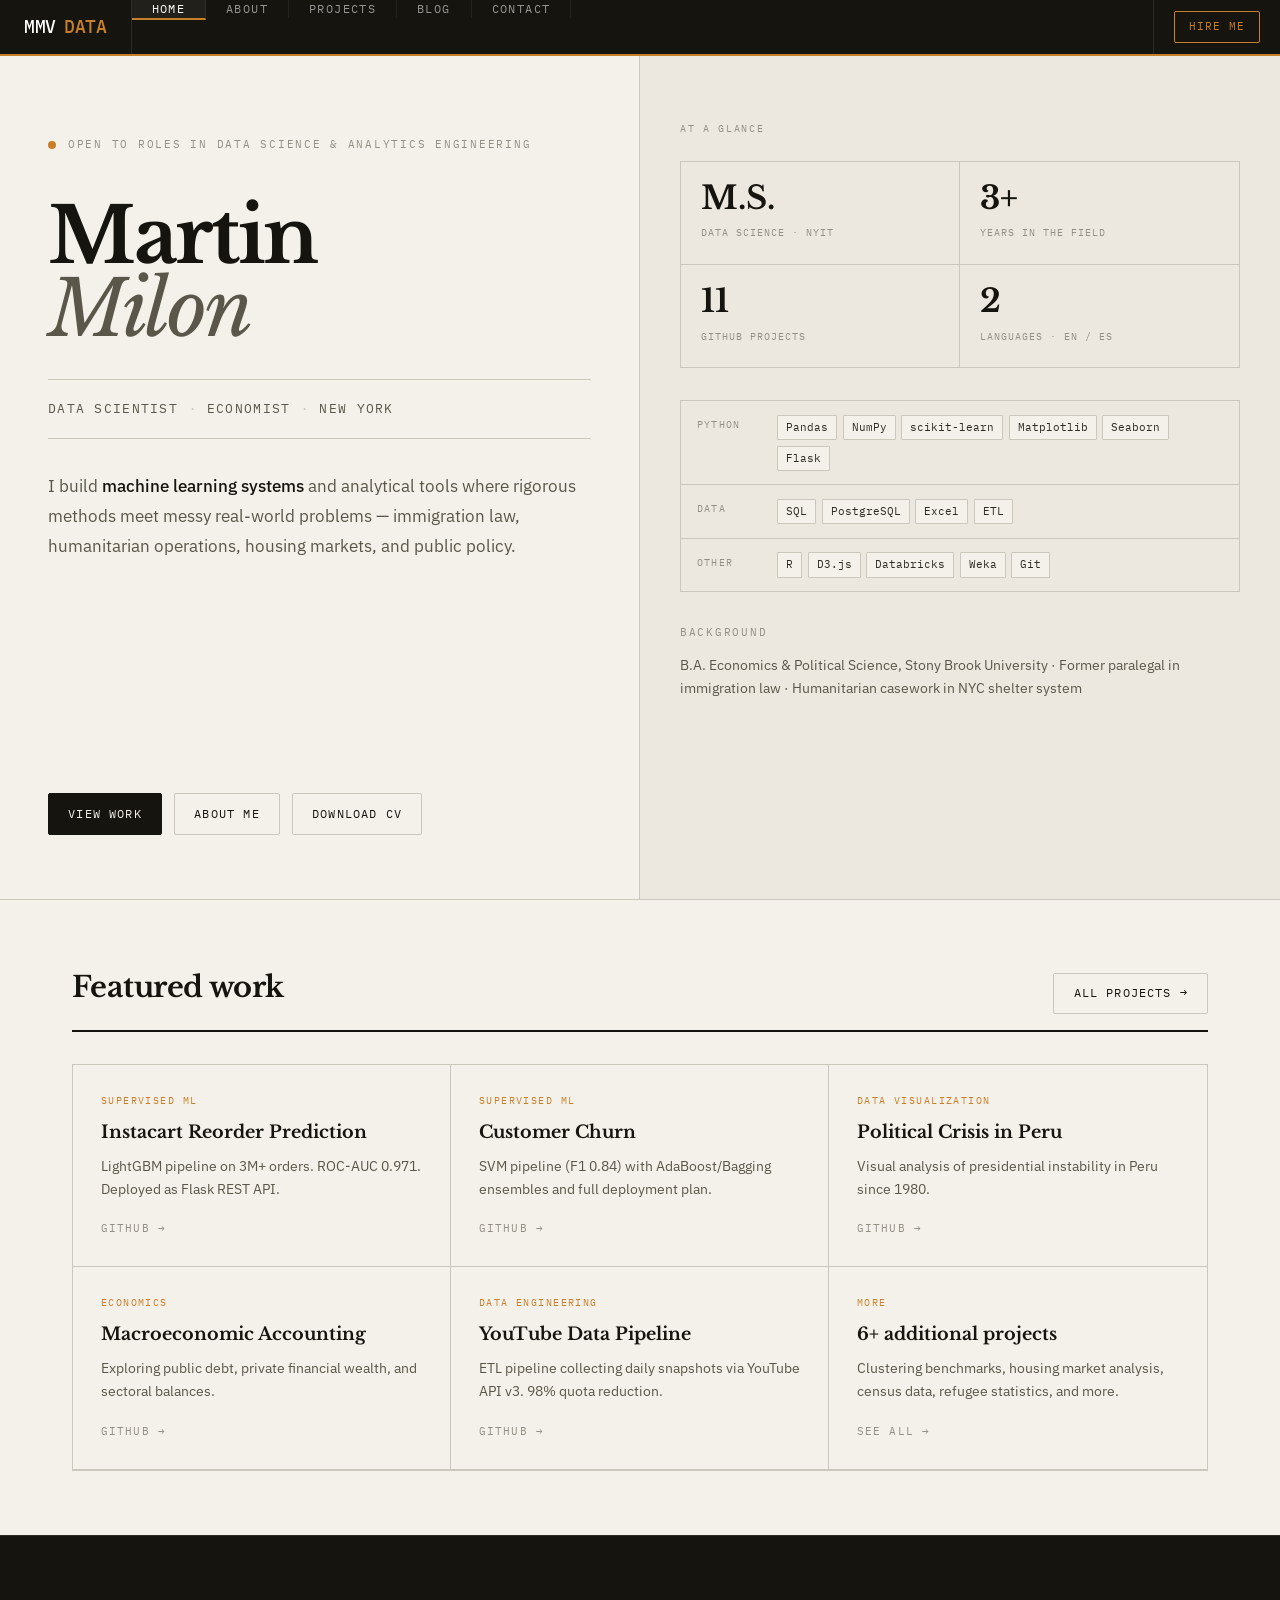
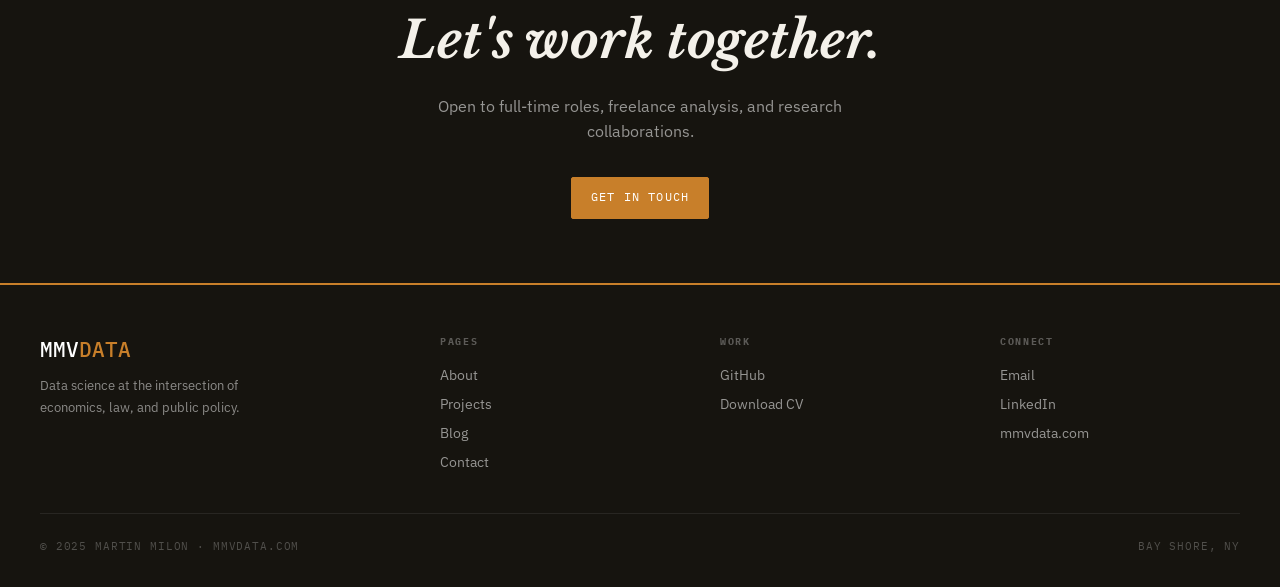
<file: index.html>
<!DOCTYPE html>
<html lang="en">
<head>
  <meta charset="UTF-8" />
  <meta name="viewport" content="width=device-width, initial-scale=1.0" />
  <title>Martin Milon — Data Scientist</title>
  <meta name="description" content="Martin Milon, Data Scientist. M.S. Data Science, NYIT. Economics, machine learning, public policy." />
  <link rel="stylesheet" href="style.css" />
  <style>
    /* ---- PAGE-SPECIFIC ---- */

    /* HERO */
    .hero {
      display: grid;
      grid-template-columns: 1fr 1fr;
      min-height: calc(100svh - var(--nav-h));
      border-bottom: 1px solid var(--rule);
    }
    @media (max-width: 768px) { .hero { grid-template-columns: 1fr; } }

    .hero-left {
      padding: 5rem 3rem 4rem;
      border-right: 1px solid var(--rule);
      display: flex;
      flex-direction: column;
      justify-content: space-between;
    }
    @media (max-width: 768px) {
      .hero-left { padding: 3rem 1.5rem; border-right: none; border-bottom: 1px solid var(--rule); }
    }

    .hero-eyebrow {
      display: flex;
      align-items: center;
      gap: 0.75rem;
      margin-bottom: 3rem;
    }
    .hero-dot {
      width: 8px; height: 8px;
      border-radius: 50%;
      background: var(--amber);
      animation: pulse 2.4s ease-in-out infinite;
    }
    @keyframes pulse {
      0%, 100% { opacity: 1; transform: scale(1); }
      50% { opacity: 0.4; transform: scale(0.7); }
    }

    .hero-name {
      font-family: var(--font-serif);
      font-size: clamp(3.2rem, 6vw, 6.5rem);
      font-weight: 700;
      line-height: 0.95;
      letter-spacing: -0.03em;
      color: var(--ink);
      margin-bottom: 0.5rem;
      animation: fadeUp 0.8s 0.15s both;
    }
    .hero-name em {
      font-style: italic;
      font-weight: 400;
      color: var(--ink-3);
    }

    .hero-title-row {
      display: flex;
      align-items: center;
      gap: 0.75rem;
      margin: 2rem 0;
      padding: 1rem 0;
      border-top: 1px solid var(--rule);
      border-bottom: 1px solid var(--rule);
      animation: fadeUp 0.8s 0.25s both;
    }
    .hero-title {
      font-family: var(--font-mono);
      font-size: 0.8rem;
      text-transform: uppercase;
      letter-spacing: 0.1em;
      color: var(--ink-3);
    }
    .hero-title-sep { color: var(--rule); font-size: 1rem; }

    .hero-statement {
      font-size: 1.05rem;
      color: var(--ink-3);
      line-height: 1.8;
      max-width: 38rem;
      margin-bottom: 2.5rem;
      animation: fadeUp 0.8s 0.35s both;
    }
    .hero-statement strong { color: var(--ink); font-weight: 500; }

    .hero-cta {
      display: flex;
      gap: 0.75rem;
      flex-wrap: wrap;
      animation: fadeUp 0.8s 0.45s both;
    }

    /* RIGHT PANEL */
    .hero-right {
      background: var(--cream-2);
      padding: 4rem 2.5rem;
      display: flex;
      flex-direction: column;
      gap: 0;
    }
    @media (max-width: 768px) { .hero-right { padding: 2.5rem 1.5rem; } }

    .hero-right-label {
      font-family: var(--font-mono);
      font-size: 0.65rem;
      text-transform: uppercase;
      letter-spacing: 0.16em;
      color: var(--ink-4);
      margin-bottom: 1.5rem;
    }

    .stat-grid {
      display: grid;
      grid-template-columns: 1fr 1fr;
      gap: 0;
      border: 1px solid var(--rule);
      margin-bottom: 2rem;
      animation: fadeUp 0.8s 0.2s both;
    }
    .stat-cell {
      padding: 1.25rem;
      border-right: 1px solid var(--rule);
      border-bottom: 1px solid var(--rule);
    }
    .stat-cell:nth-child(2n) { border-right: none; }
    .stat-cell:nth-last-child(-n+2) { border-bottom: none; }

    .stat-val {
      font-family: var(--font-serif);
      font-size: 2rem;
      font-weight: 700;
      color: var(--ink);
      line-height: 1;
      display: block;
      margin-bottom: 0.3rem;
    }
    .stat-key {
      font-family: var(--font-mono);
      font-size: 0.64rem;
      text-transform: uppercase;
      letter-spacing: 0.1em;
      color: var(--ink-4);
    }

    .skills-block {
      border: 1px solid var(--rule);
      margin-bottom: 2rem;
      animation: fadeUp 0.8s 0.3s both;
    }
    .skills-row {
      display: flex;
      flex-wrap: wrap;
      gap: 0;
      padding: 0.85rem 1rem;
      border-bottom: 1px solid var(--rule);
    }
    .skills-row:last-child { border-bottom: none; }
    .skills-row-label {
      font-family: var(--font-mono);
      font-size: 0.62rem;
      text-transform: uppercase;
      letter-spacing: 0.12em;
      color: var(--ink-4);
      width: 80px;
      flex-shrink: 0;
      padding-top: 0.15rem;
    }
    .skills-pills {
      display: flex;
      flex-wrap: wrap;
      gap: 0.35rem;
      flex: 1;
    }
    .skill-pill {
      font-family: var(--font-mono);
      font-size: 0.68rem;
      color: var(--ink-2);
      background: var(--cream);
      border: 1px solid var(--rule);
      padding: 0.18rem 0.5rem;
      border-radius: 1px;
    }

    /* FEATURED WORK preview */
    .preview-section {
      max-width: 1200px;
      margin: 0 auto;
      padding: 4rem 2rem;
    }
    .preview-head {
      display: flex;
      align-items: baseline;
      justify-content: space-between;
      margin-bottom: 2rem;
      padding-bottom: 1rem;
      border-bottom: 2px solid var(--ink);
    }
    .preview-head h2 {
      font-family: var(--font-serif);
      font-size: 1.8rem;
      font-weight: 700;
      letter-spacing: -0.02em;
    }

    .preview-grid {
      display: grid;
      grid-template-columns: repeat(3, 1fr);
      gap: 0;
      border: 1px solid var(--rule);
    }
    @media (max-width: 900px) { .preview-grid { grid-template-columns: 1fr 1fr; } }
    @media (max-width: 540px) { .preview-grid { grid-template-columns: 1fr; } }

    .preview-card {
      padding: 1.75rem;
      border-right: 1px solid var(--rule);
      border-bottom: 1px solid var(--rule);
      text-decoration: none;
      color: inherit;
      display: flex;
      flex-direction: column;
      gap: 0.75rem;
      transition: background 0.15s;
    }
    .preview-card:hover { background: var(--amber-lt); }
    .preview-card:nth-child(3n) { border-right: none; }
    @media (max-width: 900px) {
      .preview-card:nth-child(3n) { border-right: 1px solid var(--rule); }
      .preview-card:nth-child(2n) { border-right: none; }
    }
    @media (max-width: 540px) {
      .preview-card { border-right: none !important; }
    }

    .card-type {
      font-family: var(--font-mono);
      font-size: 0.63rem;
      text-transform: uppercase;
      letter-spacing: 0.14em;
      color: var(--amber);
    }
    .card-title {
      font-family: var(--font-serif);
      font-size: 1.1rem;
      font-weight: 700;
      line-height: 1.25;
      color: var(--ink);
    }
    .card-desc {
      font-size: 0.86rem;
      color: var(--ink-3);
      line-height: 1.65;
      flex: 1;
    }
    .card-arrow {
      font-family: var(--font-mono);
      font-size: 0.7rem;
      text-transform: uppercase;
      letter-spacing: 0.1em;
      color: var(--ink-4);
      margin-top: 0.5rem;
      transition: color 0.15s, letter-spacing 0.2s;
    }
    .preview-card:hover .card-arrow { color: var(--amber); letter-spacing: 0.18em; }

    /* CTA BAND */
    .cta-band {
      background: var(--ink);
      color: var(--cream);
      padding: 4rem 2rem;
      text-align: center;
      border-top: 1px solid var(--ink-2);
    }
    .cta-band h2 {
      font-family: var(--font-serif);
      font-size: clamp(1.8rem, 4vw, 3.2rem);
      font-weight: 700;
      font-style: italic;
      margin-bottom: 0.75rem;
    }
    .cta-band p {
      font-size: 1rem;
      color: rgba(255,255,255,0.55);
      margin-bottom: 2rem;
      max-width: 32rem;
      margin-inline: auto;
    }
    .cta-band .btn-amber { display: inline-flex; }

    @keyframes fadeUp {
      from { opacity: 0; transform: translateY(18px); }
      to   { opacity: 1; transform: none; }
    }
  </style>
</head>
<body>

  <!-- NAV -->
  <nav class="site-nav">
    <a href="index.html" class="nav-logo">
      <span class="nav-logo-mmv">MMV</span><span class="nav-logo-data">DATA</span>
    </a>
    <ul class="nav-links">
      <li><a href="index.html" class="active">Home</a></li>
      <li><a href="about.html">About</a></li>
      <li><a href="projects.html">Projects</a></li>
      <li><a href="blog.html">Blog</a></li>
      <li><a href="contact.html">Contact</a></li>
    </ul>
    <div class="nav-right">
      <a href="contact.html" class="nav-cta">Hire me</a>
    </div>
    <button class="burger" id="burger" aria-label="Menu"><span></span><span></span><span></span></button>
    <nav class="mobile-nav" id="mobileNav">
      <a href="index.html">Home</a>
      <a href="about.html">About</a>
      <a href="projects.html">Projects</a>
      <a href="blog.html">Blog</a>
      <a href="contact.html">Contact</a>
      <a href="contact.html">Hire me</a>
    </nav>
  </nav>

  <!-- HERO -->
  <section class="hero">
    <div class="hero-left">
      <div>
        <div class="hero-eyebrow">
          <div class="hero-dot"></div>
          <span class="section-label">Open to roles in data science &amp; analytics engineering</span>
        </div>
        <h1 class="hero-name">Martin<br><em>Milon</em></h1>
        <div class="hero-title-row">
          <span class="hero-title">Data Scientist</span>
          <span class="hero-title-sep">·</span>
          <span class="hero-title">Economist</span>
          <span class="hero-title-sep">·</span>
          <span class="hero-title">New York</span>
        </div>
        <p class="hero-statement">
          I build <strong>machine learning systems</strong> and analytical tools where rigorous methods meet messy real-world problems — immigration law, humanitarian operations, housing markets, and public policy.
        </p>
      </div>
      <div class="hero-cta">
        <a href="projects.html" class="btn btn-solid">View work</a>
        <a href="about.html" class="btn btn-outline">About me</a>
        <a href="cv_martin_milon.pdf" download class="btn btn-outline">Download CV</a>
      </div>
    </div>

    <div class="hero-right">
      <p class="hero-right-label">At a glance</p>

      <div class="stat-grid">
        <div class="stat-cell">
          <span class="stat-val">M.S.</span>
          <span class="stat-key">Data Science · NYIT</span>
        </div>
        <div class="stat-cell">
          <span class="stat-val">3+</span>
          <span class="stat-key">Years in the field</span>
        </div>
        <div class="stat-cell">
          <span class="stat-val">11</span>
          <span class="stat-key">GitHub projects</span>
        </div>
        <div class="stat-cell">
          <span class="stat-val">2</span>
          <span class="stat-key">Languages · EN / ES</span>
        </div>
      </div>

      <div class="skills-block">
        <div class="skills-row">
          <span class="skills-row-label">Python</span>
          <div class="skills-pills">
            <span class="skill-pill">Pandas</span>
            <span class="skill-pill">NumPy</span>
            <span class="skill-pill">scikit-learn</span>
            <span class="skill-pill">Matplotlib</span>
            <span class="skill-pill">Seaborn</span>
            <span class="skill-pill">Flask</span>
          </div>
        </div>
        <div class="skills-row">
          <span class="skills-row-label">Data</span>
          <div class="skills-pills">
            <span class="skill-pill">SQL</span>
            <span class="skill-pill">PostgreSQL</span>
            <span class="skill-pill">Excel</span>
            <span class="skill-pill">ETL</span>
          </div>
        </div>
        <div class="skills-row">
          <span class="skills-row-label">Other</span>
          <div class="skills-pills">
            <span class="skill-pill">R</span>
            <span class="skill-pill">D3.js</span>
            <span class="skill-pill">Databricks</span>
            <span class="skill-pill">Weka</span>
            <span class="skill-pill">Git</span>
          </div>
        </div>
      </div>

      <p class="section-label" style="margin-bottom:0.75rem">Background</p>
      <p style="font-size:0.88rem;color:var(--ink-3);line-height:1.7;">
        B.A. Economics &amp; Political Science, Stony Brook University · Former paralegal in immigration law · Humanitarian casework in NYC shelter system
      </p>
    </div>
  </section>

  <!-- FEATURED WORK -->
  <section class="preview-section">
    <div class="preview-head">
      <h2>Featured work</h2>
      <a href="projects.html" class="btn btn-outline" style="font-size:0.72rem">All projects →</a>
    </div>
    <div class="preview-grid">

      <a class="preview-card reveal" href="https://github.com/martinmmv/Instacart-Reorder-Prediction" target="_blank">
        <span class="card-type">Supervised ML</span>
        <span class="card-title">Instacart Reorder Prediction</span>
        <p class="card-desc">LightGBM pipeline on 3M+ orders. ROC-AUC 0.971. Deployed as Flask REST API.</p>
        <span class="card-arrow">GitHub →</span>
      </a>

      <a class="preview-card reveal" style="--d:0.07s" href="https://github.com/martinmmv/Customer-Churn" target="_blank">
        <span class="card-type">Supervised ML</span>
        <span class="card-title">Customer Churn</span>
        <p class="card-desc">SVM pipeline (F1 0.84) with AdaBoost/Bagging ensembles and full deployment plan.</p>
        <span class="card-arrow">GitHub →</span>
      </a>

      <a class="preview-card reveal" style="--d:0.14s" href="https://github.com/martinmmv/Political-Crisis-Peru" target="_blank">
        <span class="card-type">Data Visualization</span>
        <span class="card-title">Political Crisis in Peru</span>
        <p class="card-desc">Visual analysis of presidential instability in Peru since 1980.</p>
        <span class="card-arrow">GitHub →</span>
      </a>

      <a class="preview-card reveal" style="--d:0.21s" href="https://github.com/martinmmv/Macroeconomic-Accounting" target="_blank">
        <span class="card-type">Economics</span>
        <span class="card-title">Macroeconomic Accounting</span>
        <p class="card-desc">Exploring public debt, private financial wealth, and sectoral balances.</p>
        <span class="card-arrow">GitHub →</span>
      </a>

      <a class="preview-card reveal" style="--d:0.28s" href="https://github.com/martinmmv/YouTube-Data-Pipeline" target="_blank">
        <span class="card-type">Data Engineering</span>
        <span class="card-title">YouTube Data Pipeline</span>
        <p class="card-desc">ETL pipeline collecting daily snapshots via YouTube API v3. 98% quota reduction.</p>
        <span class="card-arrow">GitHub →</span>
      </a>

      <a class="preview-card reveal" style="--d:0.35s" href="projects.html">
        <span class="card-type">More</span>
        <span class="card-title">6+ additional projects</span>
        <p class="card-desc">Clustering benchmarks, housing market analysis, census data, refugee statistics, and more.</p>
        <span class="card-arrow">See all →</span>
      </a>

    </div>
  </section>

  <!-- CTA -->
  <section class="cta-band">
    <h2>Let's work together.</h2>
    <p>Open to full-time roles, freelance analysis, and research collaborations.</p>
    <a href="contact.html" class="btn btn-amber">Get in touch</a>
  </section>

  <!-- FOOTER -->
  <footer class="site-footer">
    <div class="footer-inner">
      <div class="footer-brand">
        <span class="f-logo">MMV<span>DATA</span></span>
        <p>Data science at the intersection of economics, law, and public policy.</p>
      </div>
      <div class="footer-col">
        <h4>Pages</h4>
        <a href="about.html">About</a>
        <a href="projects.html">Projects</a>
        <a href="blog.html">Blog</a>
        <a href="contact.html">Contact</a>
      </div>
      <div class="footer-col">
        <h4>Work</h4>
        <a href="https://github.com/martinmmv" target="_blank">GitHub</a>
        <a href="cv_martin_milon.pdf" download>Download CV</a>
      </div>
      <div class="footer-col">
        <h4>Connect</h4>
        <a href="mailto:martinmilonvelarde@gmail.com">Email</a>
        <a href="https://www.linkedin.com/in/martin-milon/" target="_blank">LinkedIn</a>
        <a href="https://mmvdata.com">mmvdata.com</a>
      </div>
    </div>
    <div class="footer-base">
      <span>© 2025 Martin Milon · mmvdata.com</span>
      <span>Bay Shore, NY</span>
    </div>
  </footer>

  <script src="script.js"></script>
</body>
</html>
</file>
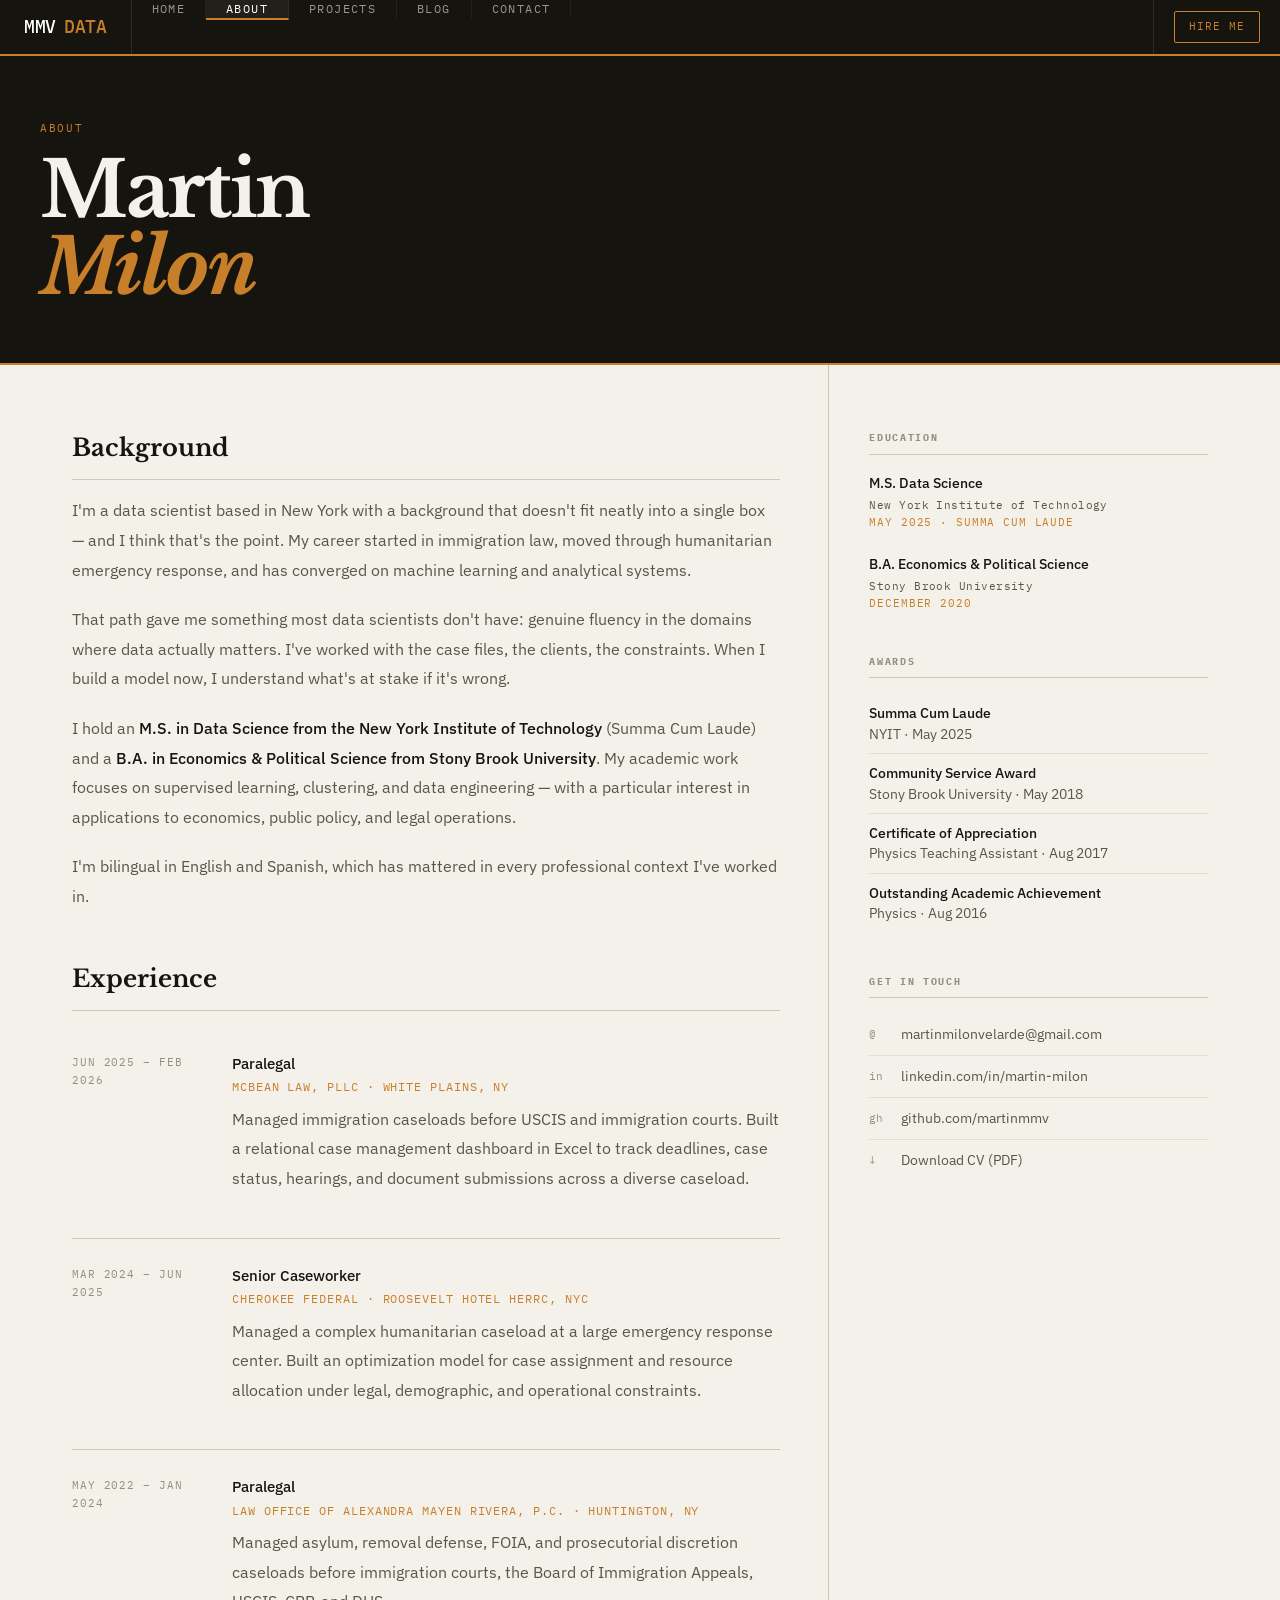
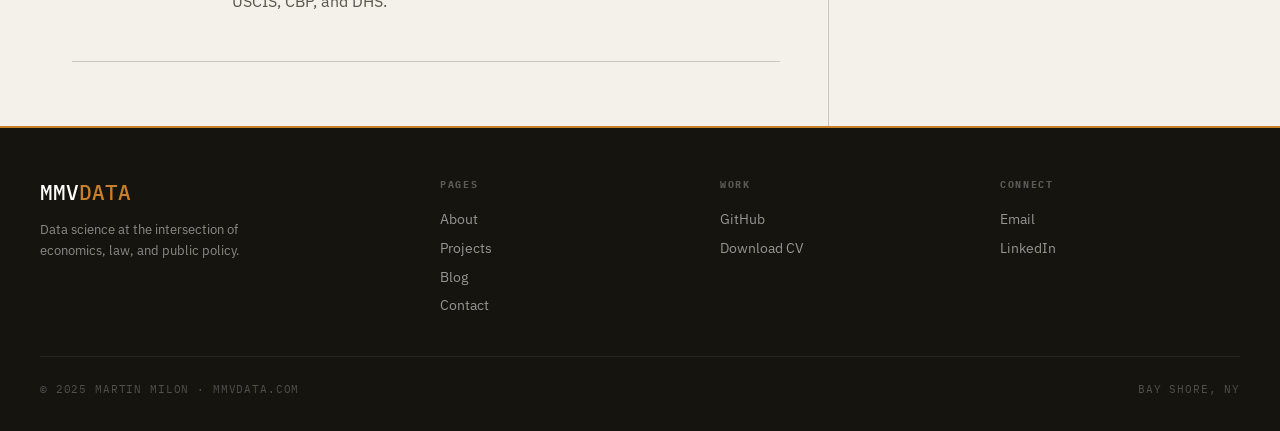
<file: about.html>
<!DOCTYPE html>
<html lang="en">
<head>
  <meta charset="UTF-8" />
  <meta name="viewport" content="width=device-width, initial-scale=1.0" />
  <title>About — Martin Milon</title>
  <link rel="stylesheet" href="style.css" />
  <style>
    .page-header {
      background: var(--ink);
      color: var(--cream);
      padding: 4rem 2rem 3.5rem;
      border-bottom: 2px solid var(--amber);
    }
    .page-header-inner { max-width: 1200px; margin: 0 auto; }
    .page-header .section-label-amber { margin-bottom: 1rem; display: block; }
    .page-title {
      font-family: var(--font-serif);
      font-size: clamp(2.5rem, 6vw, 5rem);
      font-weight: 700;
      line-height: 1;
      letter-spacing: -0.03em;
    }
    .page-title em { font-style: italic; color: var(--amber); }

    .about-layout {
      max-width: 1200px;
      margin: 0 auto;
      display: grid;
      grid-template-columns: 2fr 1fr;
      gap: 0;
      padding: 0 2rem;
    }
    @media (max-width: 768px) { .about-layout { grid-template-columns: 1fr; } }

    .about-main {
      border-right: 1px solid var(--rule);
      padding: 4rem 3rem 4rem 0;
    }
    @media (max-width: 768px) { .about-main { border-right: none; padding: 3rem 0 2rem; } }

    .about-main h2 {
      font-family: var(--font-serif);
      font-size: 1.5rem;
      font-weight: 700;
      margin-bottom: 1rem;
      padding-bottom: 0.75rem;
      border-bottom: 1px solid var(--rule);
    }
    .about-main p {
      font-size: 1rem;
      color: var(--ink-3);
      line-height: 1.85;
      margin-bottom: 1.25rem;
    }
    .about-main p strong { color: var(--ink); font-weight: 500; }

    .timeline {
      margin-top: 3rem;
    }
    .timeline-item {
      display: grid;
      grid-template-columns: 140px 1fr;
      gap: 1.25rem;
      padding: 1.5rem 0;
      border-bottom: 1px solid var(--rule);
    }
    .timeline-item:first-child { border-top: 1px solid var(--rule); }
    .t-date {
      font-family: var(--font-mono);
      font-size: 0.7rem;
      text-transform: uppercase;
      letter-spacing: 0.08em;
      color: var(--ink-4);
      padding-top: 0.2rem;
    }
    .t-title {
      font-size: 0.95rem;
      font-weight: 500;
      color: var(--ink);
      margin-bottom: 0.2rem;
    }
    .t-org {
      font-family: var(--font-mono);
      font-size: 0.72rem;
      color: var(--amber);
      text-transform: uppercase;
      letter-spacing: 0.08em;
      margin-bottom: 0.5rem;
    }
    .t-desc {
      font-size: 0.87rem;
      color: var(--ink-3);
      line-height: 1.7;
    }

    .about-sidebar {
      padding: 4rem 0 4rem 2.5rem;
    }
    @media (max-width: 768px) {
      .about-sidebar {
        padding: 2rem 0 3rem;
        border-top: 1px solid var(--rule);
      }
    }

    .sidebar-section { margin-bottom: 2.5rem; }
    .sidebar-section h3 {
      font-family: var(--font-mono);
      font-size: 0.65rem;
      text-transform: uppercase;
      letter-spacing: 0.16em;
      color: var(--ink-4);
      margin-bottom: 1rem;
      padding-bottom: 0.5rem;
      border-bottom: 1px solid var(--rule);
    }
    .edu-entry {
      margin-bottom: 1.25rem;
    }
    .edu-degree {
      font-size: 0.9rem;
      font-weight: 500;
      color: var(--ink);
      margin-bottom: 0.15rem;
    }
    .edu-school {
      font-family: var(--font-mono);
      font-size: 0.71rem;
      color: var(--ink-3);
      letter-spacing: 0.04em;
    }
    .edu-year {
      font-family: var(--font-mono);
      font-size: 0.68rem;
      color: var(--amber);
      text-transform: uppercase;
      letter-spacing: 0.08em;
    }

    .awards-list { list-style: none; }
    .awards-list li {
      font-size: 0.86rem;
      color: var(--ink-3);
      padding: 0.55rem 0;
      border-bottom: 1px solid var(--cream-3);
      line-height: 1.5;
    }
    .awards-list li:last-child { border-bottom: none; }
    .awards-list strong { color: var(--ink); font-weight: 500; display: block; }

    .contact-quick a {
      display: flex;
      align-items: center;
      gap: 0.6rem;
      padding: 0.6rem 0;
      border-bottom: 1px solid var(--cream-3);
      text-decoration: none;
      font-size: 0.85rem;
      color: var(--ink-3);
      transition: color 0.15s;
    }
    .contact-quick a:hover { color: var(--amber); }
    .contact-quick a:last-child { border-bottom: none; }
    .cq-icon {
      font-family: var(--font-mono);
      font-size: 0.7rem;
      width: 22px;
      color: var(--ink-4);
      flex-shrink: 0;
    }
  </style>
</head>
<body>

  <nav class="site-nav">
    <a href="index.html" class="nav-logo">
      <span class="nav-logo-mmv">MMV</span><span class="nav-logo-data">DATA</span>
    </a>
    <ul class="nav-links">
      <li><a href="index.html">Home</a></li>
      <li><a href="about.html" class="active">About</a></li>
      <li><a href="projects.html">Projects</a></li>
      <li><a href="blog.html">Blog</a></li>
      <li><a href="contact.html">Contact</a></li>
    </ul>
    <div class="nav-right">
      <a href="contact.html" class="nav-cta">Hire me</a>
    </div>
    <button class="burger" id="burger" aria-label="Menu"><span></span><span></span><span></span></button>
    <nav class="mobile-nav" id="mobileNav">
      <a href="index.html">Home</a>
      <a href="about.html">About</a>
      <a href="projects.html">Projects</a>
      <a href="blog.html">Blog</a>
      <a href="contact.html">Contact</a>
    </nav>
  </nav>

  <div class="page-header">
    <div class="page-header-inner">
      <span class="section-label-amber">About</span>
      <h1 class="page-title">Martin<br><em>Milon</em></h1>
    </div>
  </div>

  <div class="about-layout">
    <div class="about-main">

      <h2>Background</h2>
      <p>
        I'm a data scientist based in New York with a background that doesn't fit neatly into a single box —
        and I think that's the point. My career started in immigration law, moved through humanitarian emergency
        response, and has converged on machine learning and analytical systems.
      </p>
      <p>
        That path gave me something most data scientists don't have: genuine fluency in the domains where data
        actually matters. I've worked with the case files, the clients, the constraints. When I build a model now,
        I understand what's at stake if it's wrong.
      </p>
      <p>
        I hold an <strong>M.S. in Data Science from the New York Institute of Technology</strong> (Summa Cum Laude)
        and a <strong>B.A. in Economics &amp; Political Science from Stony Brook University</strong>. My academic
        work focuses on supervised learning, clustering, and data engineering — with a particular interest in
        applications to economics, public policy, and legal operations.
      </p>
      <p>
        I'm bilingual in English and Spanish, which has mattered in every professional context I've worked in.
      </p>

      <div class="timeline reveal">
        <h2 style="margin-top:2rem">Experience</h2>

        <div class="timeline-item">
          <span class="t-date">Jun 2025 – Feb 2026</span>
          <div>
            <div class="t-title">Paralegal</div>
            <div class="t-org">McBean Law, PLLC · White Plains, NY</div>
            <p class="t-desc">Managed immigration caseloads before USCIS and immigration courts. Built a relational case management dashboard in Excel to track deadlines, case status, hearings, and document submissions across a diverse caseload.</p>
          </div>
        </div>

        <div class="timeline-item">
          <span class="t-date">Mar 2024 – Jun 2025</span>
          <div>
            <div class="t-title">Senior Caseworker</div>
            <div class="t-org">Cherokee Federal · Roosevelt Hotel HERRC, NYC</div>
            <p class="t-desc">Managed a complex humanitarian caseload at a large emergency response center. Built an optimization model for case assignment and resource allocation under legal, demographic, and operational constraints.</p>
          </div>
        </div>

        <div class="timeline-item">
          <span class="t-date">May 2022 – Jan 2024</span>
          <div>
            <div class="t-title">Paralegal</div>
            <div class="t-org">Law Office of Alexandra Mayen Rivera, P.C. · Huntington, NY</div>
            <p class="t-desc">Managed asylum, removal defense, FOIA, and prosecutorial discretion caseloads before immigration courts, the Board of Immigration Appeals, USCIS, CBP, and DHS.</p>
          </div>
        </div>

      </div>
    </div>

    <div class="about-sidebar">

      <div class="sidebar-section reveal">
        <h3>Education</h3>
        <div class="edu-entry">
          <div class="edu-degree">M.S. Data Science</div>
          <div class="edu-school">New York Institute of Technology</div>
          <div class="edu-year">May 2025 · Summa Cum Laude</div>
        </div>
        <div class="edu-entry">
          <div class="edu-degree">B.A. Economics &amp; Political Science</div>
          <div class="edu-school">Stony Brook University</div>
          <div class="edu-year">December 2020</div>
        </div>
      </div>

      <div class="sidebar-section reveal" style="--d:0.1s">
        <h3>Awards</h3>
        <ul class="awards-list">
          <li><strong>Summa Cum Laude</strong>NYIT · May 2025</li>
          <li><strong>Community Service Award</strong>Stony Brook University · May 2018</li>
          <li><strong>Certificate of Appreciation</strong>Physics Teaching Assistant · Aug 2017</li>
          <li><strong>Outstanding Academic Achievement</strong>Physics · Aug 2016</li>
        </ul>
      </div>

      <div class="sidebar-section reveal" style="--d:0.2s">
        <h3>Get in touch</h3>
        <div class="contact-quick">
          <a href="mailto:martinmilonvelarde@gmail.com">
            <span class="cq-icon">@</span>martinmilonvelarde@gmail.com
          </a>
          <a href="https://www.linkedin.com/in/martin-milon/" target="_blank">
            <span class="cq-icon">in</span>linkedin.com/in/martin-milon
          </a>
          <a href="https://github.com/martinmmv" target="_blank">
            <span class="cq-icon">gh</span>github.com/martinmmv
          </a>
          <a href="cv_martin_milon.pdf" download>
            <span class="cq-icon">↓</span>Download CV (PDF)
          </a>
        </div>
      </div>

    </div>
  </div>

  <footer class="site-footer">
    <div class="footer-inner">
      <div class="footer-brand">
        <span class="f-logo">MMV<span>DATA</span></span>
        <p>Data science at the intersection of economics, law, and public policy.</p>
      </div>
      <div class="footer-col">
        <h4>Pages</h4>
        <a href="about.html">About</a>
        <a href="projects.html">Projects</a>
        <a href="blog.html">Blog</a>
        <a href="contact.html">Contact</a>
      </div>
      <div class="footer-col">
        <h4>Work</h4>
        <a href="https://github.com/martinmmv" target="_blank">GitHub</a>
        <a href="cv_martin_milon.pdf" download>Download CV</a>
      </div>
      <div class="footer-col">
        <h4>Connect</h4>
        <a href="mailto:martinmilonvelarde@gmail.com">Email</a>
        <a href="https://www.linkedin.com/in/martin-milon/" target="_blank">LinkedIn</a>
      </div>
    </div>
    <div class="footer-base">
      <span>© 2025 Martin Milon · mmvdata.com</span>
      <span>Bay Shore, NY</span>
    </div>
  </footer>

  <script src="script.js"></script>
</body>
</html>
</file>
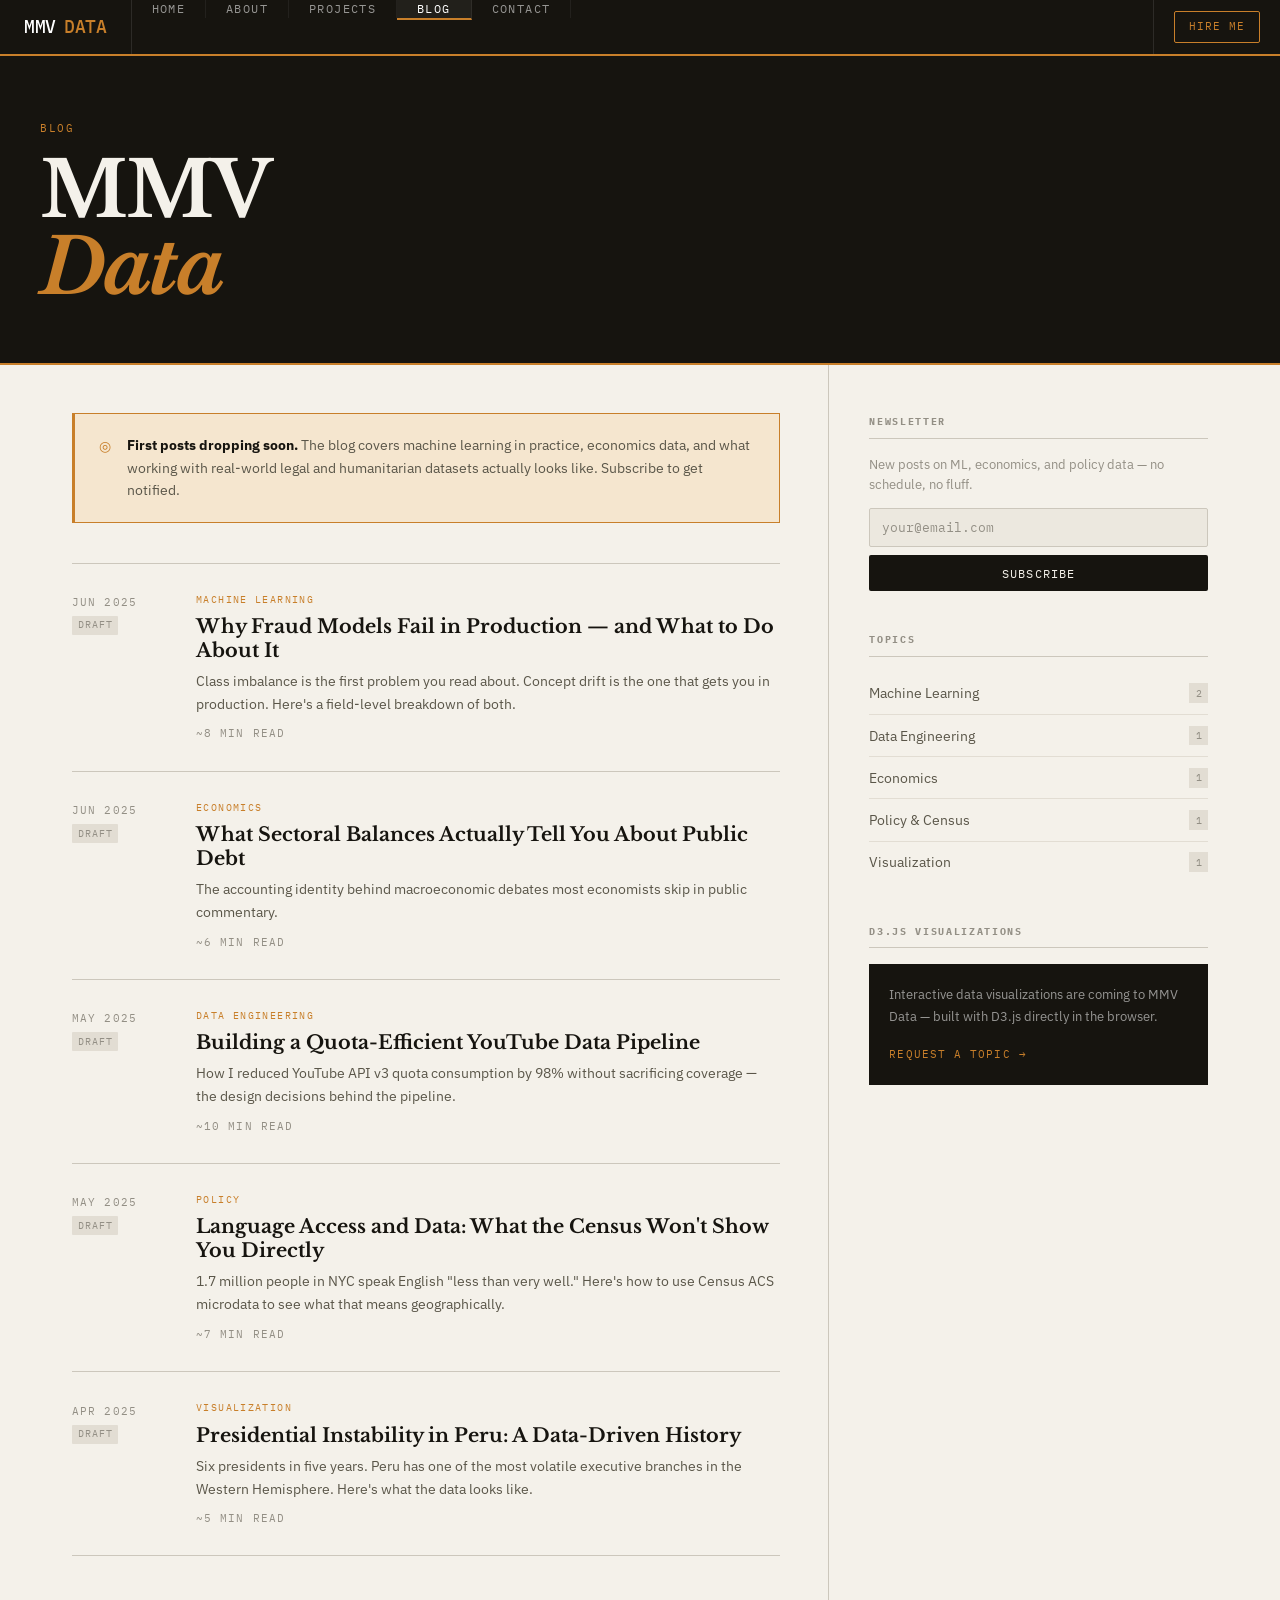
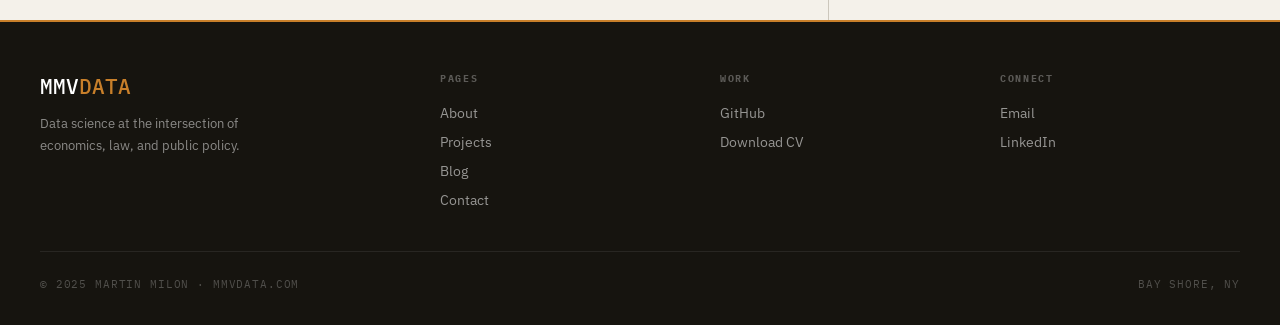
<file: blog.html>
<!DOCTYPE html>
<html lang="en">
<head>
  <meta charset="UTF-8" />
  <meta name="viewport" content="width=device-width, initial-scale=1.0" />
  <title>Blog — MMV Data</title>
  <link rel="stylesheet" href="style.css" />
  <style>
    .page-header {
      background: var(--ink);
      color: var(--cream);
      padding: 4rem 2rem 3.5rem;
      border-bottom: 2px solid var(--amber);
    }
    .page-header-inner { max-width: 1200px; margin: 0 auto; }
    .page-header .section-label-amber { display: block; margin-bottom: 1rem; }
    .page-title {
      font-family: var(--font-serif);
      font-size: clamp(2.5rem, 6vw, 5rem);
      font-weight: 700;
      line-height: 1;
      letter-spacing: -0.03em;
    }
    .page-title em { font-style: italic; color: var(--amber); }

    .blog-layout {
      max-width: 1200px;
      margin: 0 auto;
      display: grid;
      grid-template-columns: 2fr 1fr;
      gap: 0;
      padding: 0 2rem;
    }
    @media (max-width: 900px) { .blog-layout { grid-template-columns: 1fr; } }

    /* POSTS */
    .posts-col {
      padding: 3rem 3rem 4rem 0;
      border-right: 1px solid var(--rule);
    }
    @media (max-width: 900px) {
      .posts-col { border-right: none; padding: 3rem 0 2rem; }
    }

    .coming-soon-banner {
      display: flex;
      align-items: flex-start;
      gap: 1rem;
      padding: 1.25rem 1.5rem;
      background: var(--amber-lt);
      border: 1px solid var(--amber);
      border-left: 3px solid var(--amber);
      margin-bottom: 2.5rem;
    }
    .csb-icon {
      font-family: var(--font-mono);
      font-size: 0.9rem;
      color: var(--amber);
      flex-shrink: 0;
    }
    .csb-body p {
      font-size: 0.88rem;
      color: var(--ink-3);
      line-height: 1.6;
    }
    .csb-body strong { color: var(--ink); }

    .post-list { display: flex; flex-direction: column; gap: 0; }

    .post-item {
      display: grid;
      grid-template-columns: 100px 1fr;
      gap: 1.5rem;
      padding: 1.75rem 0;
      border-bottom: 1px solid var(--rule);
      text-decoration: none;
      color: inherit;
      transition: background 0.15s;
    }
    .post-item:first-child { border-top: 1px solid var(--rule); }
    .post-item:hover { background: var(--amber-lt); margin: 0 -1.5rem; padding-left: 1.5rem; padding-right: 1.5rem; }

    .post-date-col {
      display: flex;
      flex-direction: column;
      gap: 0.25rem;
      padding-top: 0.15rem;
    }
    .post-month {
      font-family: var(--font-mono);
      font-size: 0.7rem;
      text-transform: uppercase;
      letter-spacing: 0.1em;
      color: var(--ink-4);
    }
    .post-status {
      font-family: var(--font-mono);
      font-size: 0.62rem;
      text-transform: uppercase;
      letter-spacing: 0.1em;
      color: var(--amber);
    }
    .post-draft {
      font-family: var(--font-mono);
      font-size: 0.62rem;
      text-transform: uppercase;
      letter-spacing: 0.1em;
      color: var(--ink-4);
      background: var(--cream-3);
      padding: 0.1rem 0.35rem;
      border-radius: 1px;
      align-self: flex-start;
    }

    .post-body-col {}
    .post-cat {
      font-family: var(--font-mono);
      font-size: 0.62rem;
      text-transform: uppercase;
      letter-spacing: 0.14em;
      color: var(--amber);
      margin-bottom: 0.4rem;
    }
    .post-title {
      font-family: var(--font-serif);
      font-size: 1.2rem;
      font-weight: 700;
      line-height: 1.25;
      color: var(--ink);
      margin-bottom: 0.5rem;
    }
    .post-excerpt {
      font-size: 0.87rem;
      color: var(--ink-3);
      line-height: 1.65;
    }
    .post-read {
      font-family: var(--font-mono);
      font-size: 0.68rem;
      text-transform: uppercase;
      letter-spacing: 0.1em;
      color: var(--ink-4);
      margin-top: 0.6rem;
    }

    /* SIDEBAR */
    .blog-sidebar {
      padding: 3rem 0 4rem 2.5rem;
    }
    @media (max-width: 900px) {
      .blog-sidebar { padding: 2rem 0 3rem; border-top: 1px solid var(--rule); }
    }

    .sb-block { margin-bottom: 2.5rem; }
    .sb-block h3 {
      font-family: var(--font-mono);
      font-size: 0.65rem;
      text-transform: uppercase;
      letter-spacing: 0.16em;
      color: var(--ink-4);
      margin-bottom: 1rem;
      padding-bottom: 0.5rem;
      border-bottom: 1px solid var(--rule);
    }

    /* Newsletter */
    .nl-form { display: flex; flex-direction: column; gap: 0.5rem; margin-top: 0.5rem; }
    .nl-input {
      background: var(--cream-2);
      border: 1px solid var(--rule);
      padding: 0.65rem 0.75rem;
      font-family: var(--font-mono);
      font-size: 0.8rem;
      color: var(--ink);
      outline: none;
      border-radius: 2px;
      width: 100%;
      transition: border-color 0.15s;
    }
    .nl-input::placeholder { color: var(--ink-4); }
    .nl-input:focus { border-color: var(--amber); }
    .nl-btn {
      background: var(--ink);
      color: var(--cream);
      border: none;
      padding: 0.65rem;
      font-family: var(--font-mono);
      font-size: 0.72rem;
      text-transform: uppercase;
      letter-spacing: 0.1em;
      cursor: pointer;
      border-radius: 2px;
      transition: background 0.15s;
    }
    .nl-btn:hover { background: var(--amber); }
    .nl-sub { font-size: 0.8rem; color: var(--ink-4); line-height: 1.6; margin-bottom: 0.75rem; }

    /* Topics */
    .topic-list { display: flex; flex-direction: column; gap: 0; }
    .topic-item {
      display: flex;
      justify-content: space-between;
      align-items: center;
      padding: 0.6rem 0;
      border-bottom: 1px solid var(--cream-3);
      font-size: 0.86rem;
      color: var(--ink-3);
      text-decoration: none;
      transition: color 0.15s;
    }
    .topic-item:hover { color: var(--amber); }
    .topic-item:last-child { border-bottom: none; }
    .topic-count {
      font-family: var(--font-mono);
      font-size: 0.65rem;
      color: var(--ink-4);
      background: var(--cream-3);
      padding: 0.1rem 0.4rem;
    }

    /* D3.js pitch */
    .d3-block {
      background: var(--ink);
      color: var(--cream);
      padding: 1.25rem;
      margin-top: 0.5rem;
    }
    .d3-block p {
      font-size: 0.82rem;
      color: rgba(255,255,255,0.55);
      line-height: 1.65;
      margin-bottom: 0.75rem;
    }
    .d3-block a {
      font-family: var(--font-mono);
      font-size: 0.68rem;
      text-transform: uppercase;
      letter-spacing: 0.1em;
      color: var(--amber);
      text-decoration: none;
    }
  </style>
</head>
<body>

  <nav class="site-nav">
    <a href="index.html" class="nav-logo">
      <span class="nav-logo-mmv">MMV</span><span class="nav-logo-data">DATA</span>
    </a>
    <ul class="nav-links">
      <li><a href="index.html">Home</a></li>
      <li><a href="about.html">About</a></li>
      <li><a href="projects.html">Projects</a></li>
      <li><a href="blog.html" class="active">Blog</a></li>
      <li><a href="contact.html">Contact</a></li>
    </ul>
    <div class="nav-right">
      <a href="contact.html" class="nav-cta">Hire me</a>
    </div>
    <button class="burger" id="burger" aria-label="Menu"><span></span><span></span><span></span></button>
    <nav class="mobile-nav" id="mobileNav">
      <a href="index.html">Home</a>
      <a href="about.html">About</a>
      <a href="projects.html">Projects</a>
      <a href="blog.html">Blog</a>
      <a href="contact.html">Contact</a>
    </nav>
  </nav>

  <div class="page-header">
    <div class="page-header-inner">
      <span class="section-label-amber">Blog</span>
      <h1 class="page-title">MMV<br><em>Data</em></h1>
    </div>
  </div>

  <div class="blog-layout">
    <div class="posts-col">

      <div class="coming-soon-banner">
        <span class="csb-icon">◎</span>
        <div class="csb-body">
          <p><strong>First posts dropping soon.</strong> The blog covers machine learning in practice, economics data, and what working with real-world legal and humanitarian datasets actually looks like. Subscribe to get notified.</p>
        </div>
      </div>

      <div class="post-list">

        <a class="post-item reveal" href="#">
          <div class="post-date-col">
            <span class="post-month">Jun 2025</span>
            <span class="post-draft">Draft</span>
          </div>
          <div class="post-body-col">
            <p class="post-cat">Machine Learning</p>
            <h2 class="post-title">Why Fraud Models Fail in Production — and What to Do About It</h2>
            <p class="post-excerpt">Class imbalance is the first problem you read about. Concept drift is the one that gets you in production. Here's a field-level breakdown of both.</p>
            <p class="post-read">~8 min read</p>
          </div>
        </a>

        <a class="post-item reveal" style="--d:0.08s" href="#">
          <div class="post-date-col">
            <span class="post-month">Jun 2025</span>
            <span class="post-draft">Draft</span>
          </div>
          <div class="post-body-col">
            <p class="post-cat">Economics</p>
            <h2 class="post-title">What Sectoral Balances Actually Tell You About Public Debt</h2>
            <p class="post-excerpt">The accounting identity behind macroeconomic debates most economists skip in public commentary.</p>
            <p class="post-read">~6 min read</p>
          </div>
        </a>

        <a class="post-item reveal" style="--d:0.16s" href="#">
          <div class="post-date-col">
            <span class="post-month">May 2025</span>
            <span class="post-draft">Draft</span>
          </div>
          <div class="post-body-col">
            <p class="post-cat">Data Engineering</p>
            <h2 class="post-title">Building a Quota-Efficient YouTube Data Pipeline</h2>
            <p class="post-excerpt">How I reduced YouTube API v3 quota consumption by 98% without sacrificing coverage — the design decisions behind the pipeline.</p>
            <p class="post-read">~10 min read</p>
          </div>
        </a>

        <a class="post-item reveal" style="--d:0.24s" href="#">
          <div class="post-date-col">
            <span class="post-month">May 2025</span>
            <span class="post-draft">Draft</span>
          </div>
          <div class="post-body-col">
            <p class="post-cat">Policy</p>
            <h2 class="post-title">Language Access and Data: What the Census Won't Show You Directly</h2>
            <p class="post-excerpt">1.7 million people in NYC speak English "less than very well." Here's how to use Census ACS microdata to see what that means geographically.</p>
            <p class="post-read">~7 min read</p>
          </div>
        </a>

        <a class="post-item reveal" style="--d:0.32s" href="#">
          <div class="post-date-col">
            <span class="post-month">Apr 2025</span>
            <span class="post-draft">Draft</span>
          </div>
          <div class="post-body-col">
            <p class="post-cat">Visualization</p>
            <h2 class="post-title">Presidential Instability in Peru: A Data-Driven History</h2>
            <p class="post-excerpt">Six presidents in five years. Peru has one of the most volatile executive branches in the Western Hemisphere. Here's what the data looks like.</p>
            <p class="post-read">~5 min read</p>
          </div>
        </a>

      </div>
    </div>

    <!-- SIDEBAR -->
    <div class="blog-sidebar">

      <div class="sb-block reveal">
        <h3>Newsletter</h3>
        <p class="nl-sub">New posts on ML, economics, and policy data — no schedule, no fluff.</p>
        <form class="nl-form" name="newsletter" method="POST" data-netlify="true">
          <input type="hidden" name="form-name" value="newsletter">
          <input type="email" name="email" placeholder="your@email.com" required class="nl-input">
          <button type="submit" class="nl-btn">Subscribe</button>
        </form>
      </div>

      <div class="sb-block reveal" style="--d:0.1s">
        <h3>Topics</h3>
        <div class="topic-list">
          <a href="#" class="topic-item">Machine Learning <span class="topic-count">2</span></a>
          <a href="#" class="topic-item">Data Engineering <span class="topic-count">1</span></a>
          <a href="#" class="topic-item">Economics <span class="topic-count">1</span></a>
          <a href="#" class="topic-item">Policy &amp; Census <span class="topic-count">1</span></a>
          <a href="#" class="topic-item">Visualization <span class="topic-count">1</span></a>
        </div>
      </div>

      <div class="sb-block reveal" style="--d:0.2s">
        <h3>D3.js Visualizations</h3>
        <div class="d3-block">
          <p>Interactive data visualizations are coming to MMV Data — built with D3.js directly in the browser.</p>
          <a href="contact.html">Request a topic →</a>
        </div>
      </div>

    </div>
  </div>

  <footer class="site-footer">
    <div class="footer-inner">
      <div class="footer-brand">
        <span class="f-logo">MMV<span>DATA</span></span>
        <p>Data science at the intersection of economics, law, and public policy.</p>
      </div>
      <div class="footer-col">
        <h4>Pages</h4>
        <a href="about.html">About</a>
        <a href="projects.html">Projects</a>
        <a href="blog.html">Blog</a>
        <a href="contact.html">Contact</a>
      </div>
      <div class="footer-col">
        <h4>Work</h4>
        <a href="https://github.com/martinmmv" target="_blank">GitHub</a>
        <a href="cv_martin_milon.pdf" download>Download CV</a>
      </div>
      <div class="footer-col">
        <h4>Connect</h4>
        <a href="mailto:martinmilonvelarde@gmail.com">Email</a>
        <a href="https://www.linkedin.com/in/martin-milon/" target="_blank">LinkedIn</a>
      </div>
    </div>
    <div class="footer-base">
      <span>© 2025 Martin Milon · mmvdata.com</span>
      <span>Bay Shore, NY</span>
    </div>
  </footer>

  <script src="script.js"></script>
</body>
</html>
</file>
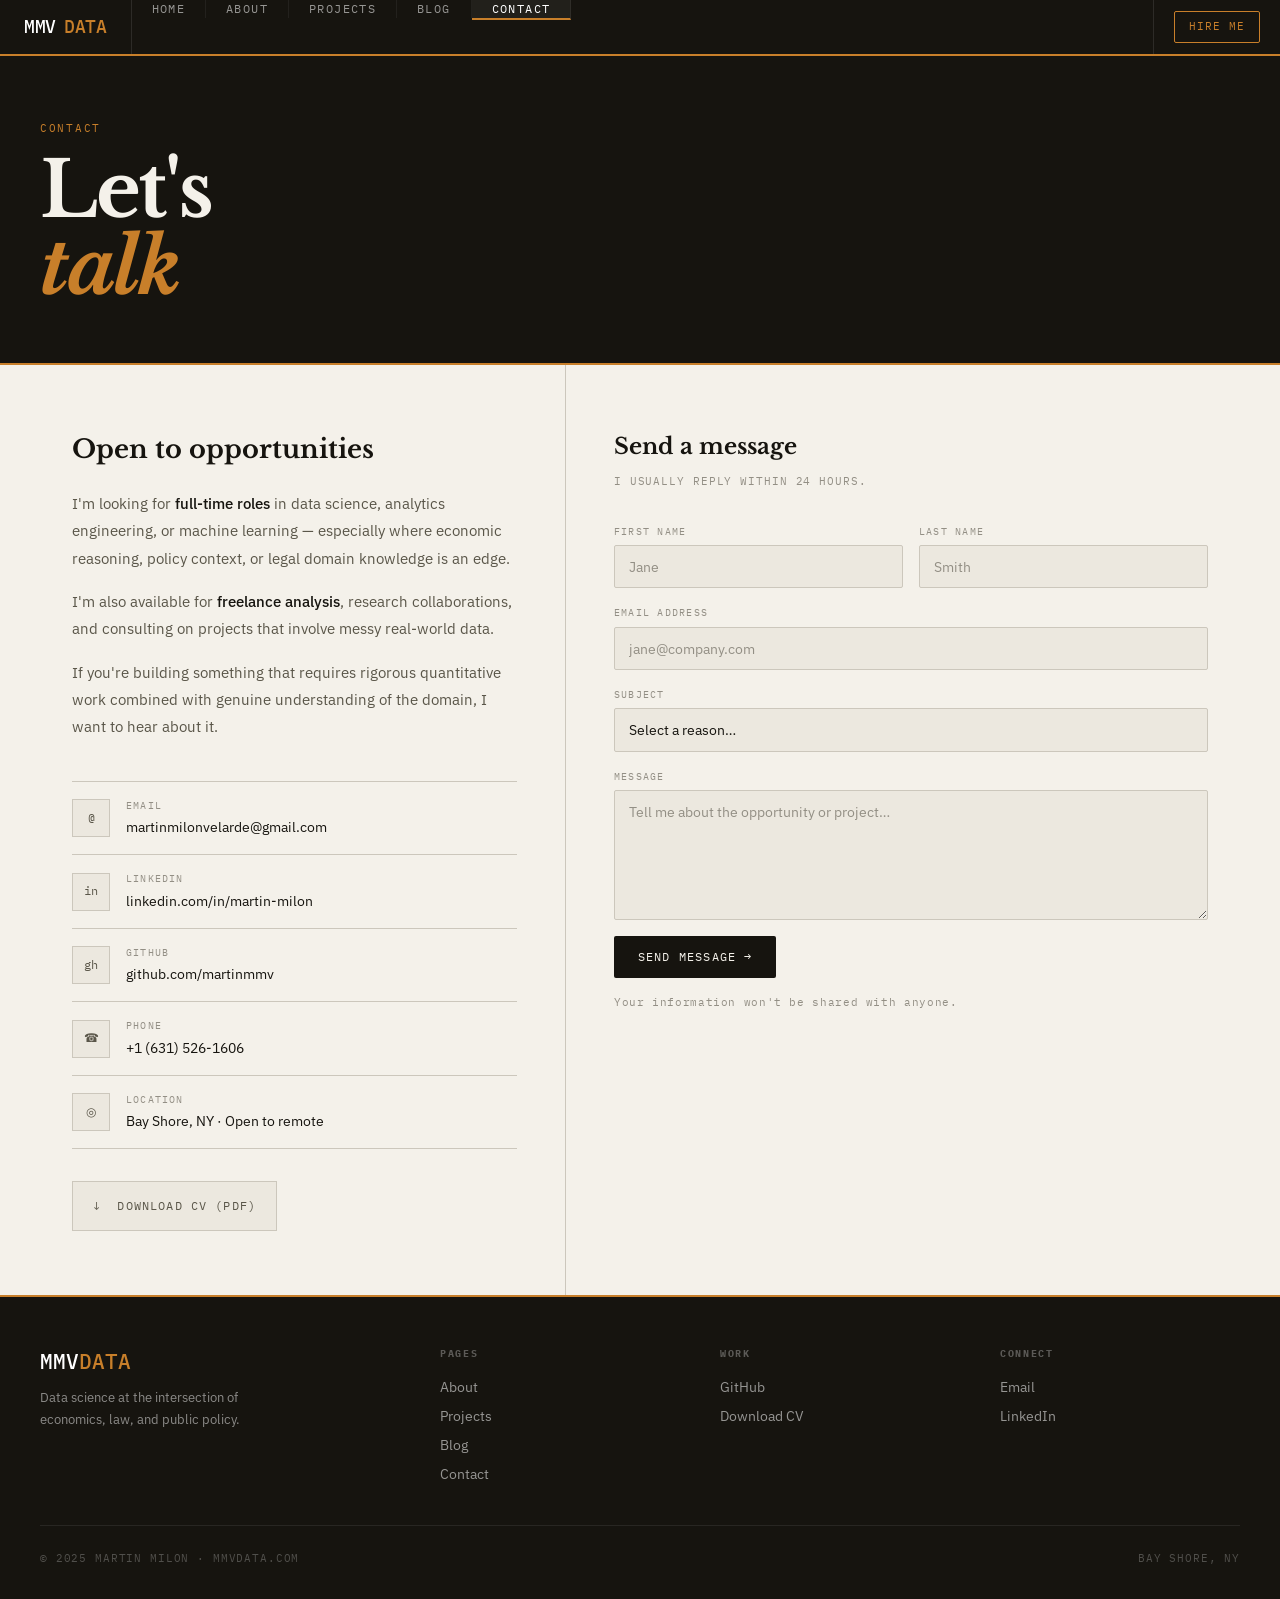
<file: contact.html>
<!DOCTYPE html>
<html lang="en">
<head>
  <meta charset="UTF-8" />
  <meta name="viewport" content="width=device-width, initial-scale=1.0" />
  <title>Contact — Martin Milon</title>
  <link rel="stylesheet" href="style.css" />
  <style>
    .page-header {
      background: var(--ink);
      color: var(--cream);
      padding: 4rem 2rem 3.5rem;
      border-bottom: 2px solid var(--amber);
    }
    .page-header-inner { max-width: 1200px; margin: 0 auto; }
    .page-header .section-label-amber { display: block; margin-bottom: 1rem; }
    .page-title {
      font-family: var(--font-serif);
      font-size: clamp(2.5rem, 6vw, 5rem);
      font-weight: 700;
      line-height: 1;
      letter-spacing: -0.03em;
    }
    .page-title em { font-style: italic; color: var(--amber); }

    .contact-layout {
      max-width: 1200px;
      margin: 0 auto;
      display: grid;
      grid-template-columns: 1fr 1.3fr;
      gap: 0;
      padding: 0 2rem;
    }
    @media (max-width: 800px) { .contact-layout { grid-template-columns: 1fr; } }

    /* LEFT */
    .contact-left {
      padding: 4rem 3rem 4rem 0;
      border-right: 1px solid var(--rule);
    }
    @media (max-width: 800px) {
      .contact-left { padding: 3rem 0 2rem; border-right: none; border-bottom: 1px solid var(--rule); }
    }

    .contact-left h2 {
      font-family: var(--font-serif);
      font-size: 1.6rem;
      font-weight: 700;
      margin-bottom: 1.25rem;
    }
    .contact-left p {
      font-size: 0.95rem;
      color: var(--ink-3);
      line-height: 1.8;
      margin-bottom: 1rem;
    }
    .contact-left p strong { color: var(--ink); font-weight: 500; }

    .contact-methods {
      margin-top: 2.5rem;
      display: flex;
      flex-direction: column;
      gap: 0;
    }
    .cm-item {
      display: flex;
      align-items: center;
      gap: 1rem;
      padding: 1rem 0;
      border-bottom: 1px solid var(--rule);
      text-decoration: none;
      color: inherit;
      transition: color 0.15s;
    }
    .cm-item:first-child { border-top: 1px solid var(--rule); }
    .cm-item:hover { color: var(--amber); }
    .cm-icon {
      width: 38px; height: 38px;
      display: flex; align-items: center; justify-content: center;
      background: var(--cream-2);
      border: 1px solid var(--rule);
      font-family: var(--font-mono);
      font-size: 0.72rem;
      color: var(--ink-3);
      flex-shrink: 0;
      transition: background 0.15s, border-color 0.15s;
    }
    .cm-item:hover .cm-icon { background: var(--amber-lt); border-color: var(--amber); }
    .cm-text {
      display: flex;
      flex-direction: column;
      gap: 0.1rem;
    }
    .cm-label {
      font-family: var(--font-mono);
      font-size: 0.62rem;
      text-transform: uppercase;
      letter-spacing: 0.12em;
      color: var(--ink-4);
    }
    .cm-val { font-size: 0.9rem; }

    .cv-download {
      margin-top: 2rem;
      display: inline-flex;
      align-items: center;
      gap: 0.6rem;
      padding: 0.9rem 1.25rem;
      background: var(--cream-2);
      border: 1px solid var(--rule);
      font-family: var(--font-mono);
      font-size: 0.72rem;
      text-transform: uppercase;
      letter-spacing: 0.1em;
      color: var(--ink-3);
      text-decoration: none;
      transition: background 0.15s, border-color 0.15s, color 0.15s;
    }
    .cv-download:hover { background: var(--ink); border-color: var(--ink); color: var(--cream); }

    /* RIGHT — FORM */
    .contact-right {
      padding: 4rem 0 4rem 3rem;
    }
    @media (max-width: 800px) { .contact-right { padding: 3rem 0; } }

    .contact-right h2 {
      font-family: var(--font-serif);
      font-size: 1.4rem;
      font-weight: 700;
      margin-bottom: 0.5rem;
    }
    .form-sub {
      font-size: 0.87rem;
      color: var(--ink-4);
      margin-bottom: 2rem;
      font-family: var(--font-mono);
      font-size: 0.7rem;
      text-transform: uppercase;
      letter-spacing: 0.08em;
    }

    .contact-form { display: flex; flex-direction: column; gap: 1rem; }
    .form-row { display: grid; grid-template-columns: 1fr 1fr; gap: 1rem; }
    @media (max-width: 480px) { .form-row { grid-template-columns: 1fr; } }

    .form-group { display: flex; flex-direction: column; gap: 0.35rem; }
    .form-group label {
      font-family: var(--font-mono);
      font-size: 0.65rem;
      text-transform: uppercase;
      letter-spacing: 0.12em;
      color: var(--ink-4);
    }
    .form-group input,
    .form-group select,
    .form-group textarea {
      background: var(--cream-2);
      border: 1px solid var(--rule);
      padding: 0.7rem 0.85rem;
      font-family: var(--font-sans);
      font-size: 0.9rem;
      color: var(--ink);
      outline: none;
      border-radius: 2px;
      width: 100%;
      transition: border-color 0.15s;
      -webkit-appearance: none;
    }
    .form-group select { cursor: pointer; }
    .form-group input::placeholder,
    .form-group textarea::placeholder { color: var(--ink-4); }
    .form-group input:focus,
    .form-group select:focus,
    .form-group textarea:focus { border-color: var(--amber); }
    .form-group textarea { resize: vertical; min-height: 130px; }

    .form-submit {
      background: var(--ink);
      color: var(--cream);
      border: none;
      padding: 0.85rem 1.5rem;
      font-family: var(--font-mono);
      font-size: 0.74rem;
      text-transform: uppercase;
      letter-spacing: 0.1em;
      cursor: pointer;
      border-radius: 2px;
      align-self: flex-start;
      transition: background 0.15s;
      display: flex;
      align-items: center;
      gap: 0.5rem;
    }
    .form-submit:hover { background: var(--amber); }
    .form-note {
      font-family: var(--font-mono);
      font-size: 0.66rem;
      color: var(--ink-4);
      letter-spacing: 0.06em;
    }
  </style>
</head>
<body>

  <nav class="site-nav">
    <a href="index.html" class="nav-logo">
      <span class="nav-logo-mmv">MMV</span><span class="nav-logo-data">DATA</span>
    </a>
    <ul class="nav-links">
      <li><a href="index.html">Home</a></li>
      <li><a href="about.html">About</a></li>
      <li><a href="projects.html">Projects</a></li>
      <li><a href="blog.html">Blog</a></li>
      <li><a href="contact.html" class="active">Contact</a></li>
    </ul>
    <div class="nav-right">
      <a href="contact.html" class="nav-cta">Hire me</a>
    </div>
    <button class="burger" id="burger" aria-label="Menu"><span></span><span></span><span></span></button>
    <nav class="mobile-nav" id="mobileNav">
      <a href="index.html">Home</a>
      <a href="about.html">About</a>
      <a href="projects.html">Projects</a>
      <a href="blog.html">Blog</a>
      <a href="contact.html">Contact</a>
    </nav>
  </nav>

  <div class="page-header">
    <div class="page-header-inner">
      <span class="section-label-amber">Contact</span>
      <h1 class="page-title">Let's<br><em>talk</em></h1>
    </div>
  </div>

  <div class="contact-layout">
    <div class="contact-left reveal">
      <h2>Open to opportunities</h2>
      <p>
        I'm looking for <strong>full-time roles</strong> in data science, analytics engineering,
        or machine learning — especially where economic reasoning, policy context, or legal domain
        knowledge is an edge.
      </p>
      <p>
        I'm also available for <strong>freelance analysis</strong>, research collaborations, and
        consulting on projects that involve messy real-world data.
      </p>
      <p>
        If you're building something that requires rigorous quantitative work combined with genuine
        understanding of the domain, I want to hear about it.
      </p>

      <div class="contact-methods">
        <a href="mailto:martinmilonvelarde@gmail.com" class="cm-item">
          <span class="cm-icon">@</span>
          <div class="cm-text">
            <span class="cm-label">Email</span>
            <span class="cm-val">martinmilonvelarde@gmail.com</span>
          </div>
        </a>
        <a href="https://www.linkedin.com/in/martin-milon/" target="_blank" class="cm-item">
          <span class="cm-icon">in</span>
          <div class="cm-text">
            <span class="cm-label">LinkedIn</span>
            <span class="cm-val">linkedin.com/in/martin-milon</span>
          </div>
        </a>
        <a href="https://github.com/martinmmv" target="_blank" class="cm-item">
          <span class="cm-icon">gh</span>
          <div class="cm-text">
            <span class="cm-label">GitHub</span>
            <span class="cm-val">github.com/martinmmv</span>
          </div>
        </a>
        <a href="tel:+16315261606" class="cm-item">
          <span class="cm-icon">☎</span>
          <div class="cm-text">
            <span class="cm-label">Phone</span>
            <span class="cm-val">+1 (631) 526-1606</span>
          </div>
        </a>
        <div class="cm-item" style="cursor:default">
          <span class="cm-icon">◎</span>
          <div class="cm-text">
            <span class="cm-label">Location</span>
            <span class="cm-val">Bay Shore, NY · Open to remote</span>
          </div>
        </div>
      </div>

      <a href="cv_martin_milon.pdf" download class="cv-download">
        ↓ &nbsp;Download CV (PDF)
      </a>
    </div>

    <div class="contact-right reveal" style="--d:0.1s">
      <h2>Send a message</h2>
      <p class="form-sub">I usually reply within 24 hours.</p>

      <form class="contact-form" name="contact" method="POST" action="thank-you.html"
            data-netlify="true" netlify-honeypot="bot-field">
        <input type="hidden" name="form-name" value="contact">
        <input type="text" name="bot-field" style="display:none">

        <div class="form-row">
          <div class="form-group">
            <label for="fname">First name</label>
            <input type="text" id="fname" name="first_name" placeholder="Jane" required>
          </div>
          <div class="form-group">
            <label for="lname">Last name</label>
            <input type="text" id="lname" name="last_name" placeholder="Smith">
          </div>
        </div>

        <div class="form-group">
          <label for="email">Email address</label>
          <input type="email" id="email" name="email" placeholder="jane@company.com" required>
        </div>

        <div class="form-group">
          <label for="subject">Subject</label>
          <select id="subject" name="subject">
            <option value="">Select a reason…</option>
            <option>Full-time role</option>
            <option>Freelance / consulting</option>
            <option>Research collaboration</option>
            <option>Blog / speaking</option>
            <option>Other</option>
          </select>
        </div>

        <div class="form-group">
          <label for="message">Message</label>
          <textarea id="message" name="message" placeholder="Tell me about the opportunity or project…" required></textarea>
        </div>

        <button type="submit" class="form-submit">
          Send message <span>→</span>
        </button>
        <p class="form-note">Your information won't be shared with anyone.</p>
      </form>
    </div>
  </div>

  <footer class="site-footer">
    <div class="footer-inner">
      <div class="footer-brand">
        <span class="f-logo">MMV<span>DATA</span></span>
        <p>Data science at the intersection of economics, law, and public policy.</p>
      </div>
      <div class="footer-col">
        <h4>Pages</h4>
        <a href="about.html">About</a>
        <a href="projects.html">Projects</a>
        <a href="blog.html">Blog</a>
        <a href="contact.html">Contact</a>
      </div>
      <div class="footer-col">
        <h4>Work</h4>
        <a href="https://github.com/martinmmv" target="_blank">GitHub</a>
        <a href="cv_martin_milon.pdf" download>Download CV</a>
      </div>
      <div class="footer-col">
        <h4>Connect</h4>
        <a href="mailto:martinmilonvelarde@gmail.com">Email</a>
        <a href="https://www.linkedin.com/in/martin-milon/" target="_blank">LinkedIn</a>
      </div>
    </div>
    <div class="footer-base">
      <span>© 2025 Martin Milon · mmvdata.com</span>
      <span>Bay Shore, NY</span>
    </div>
  </footer>

  <script src="script.js"></script>
</body>
</html>
</file>
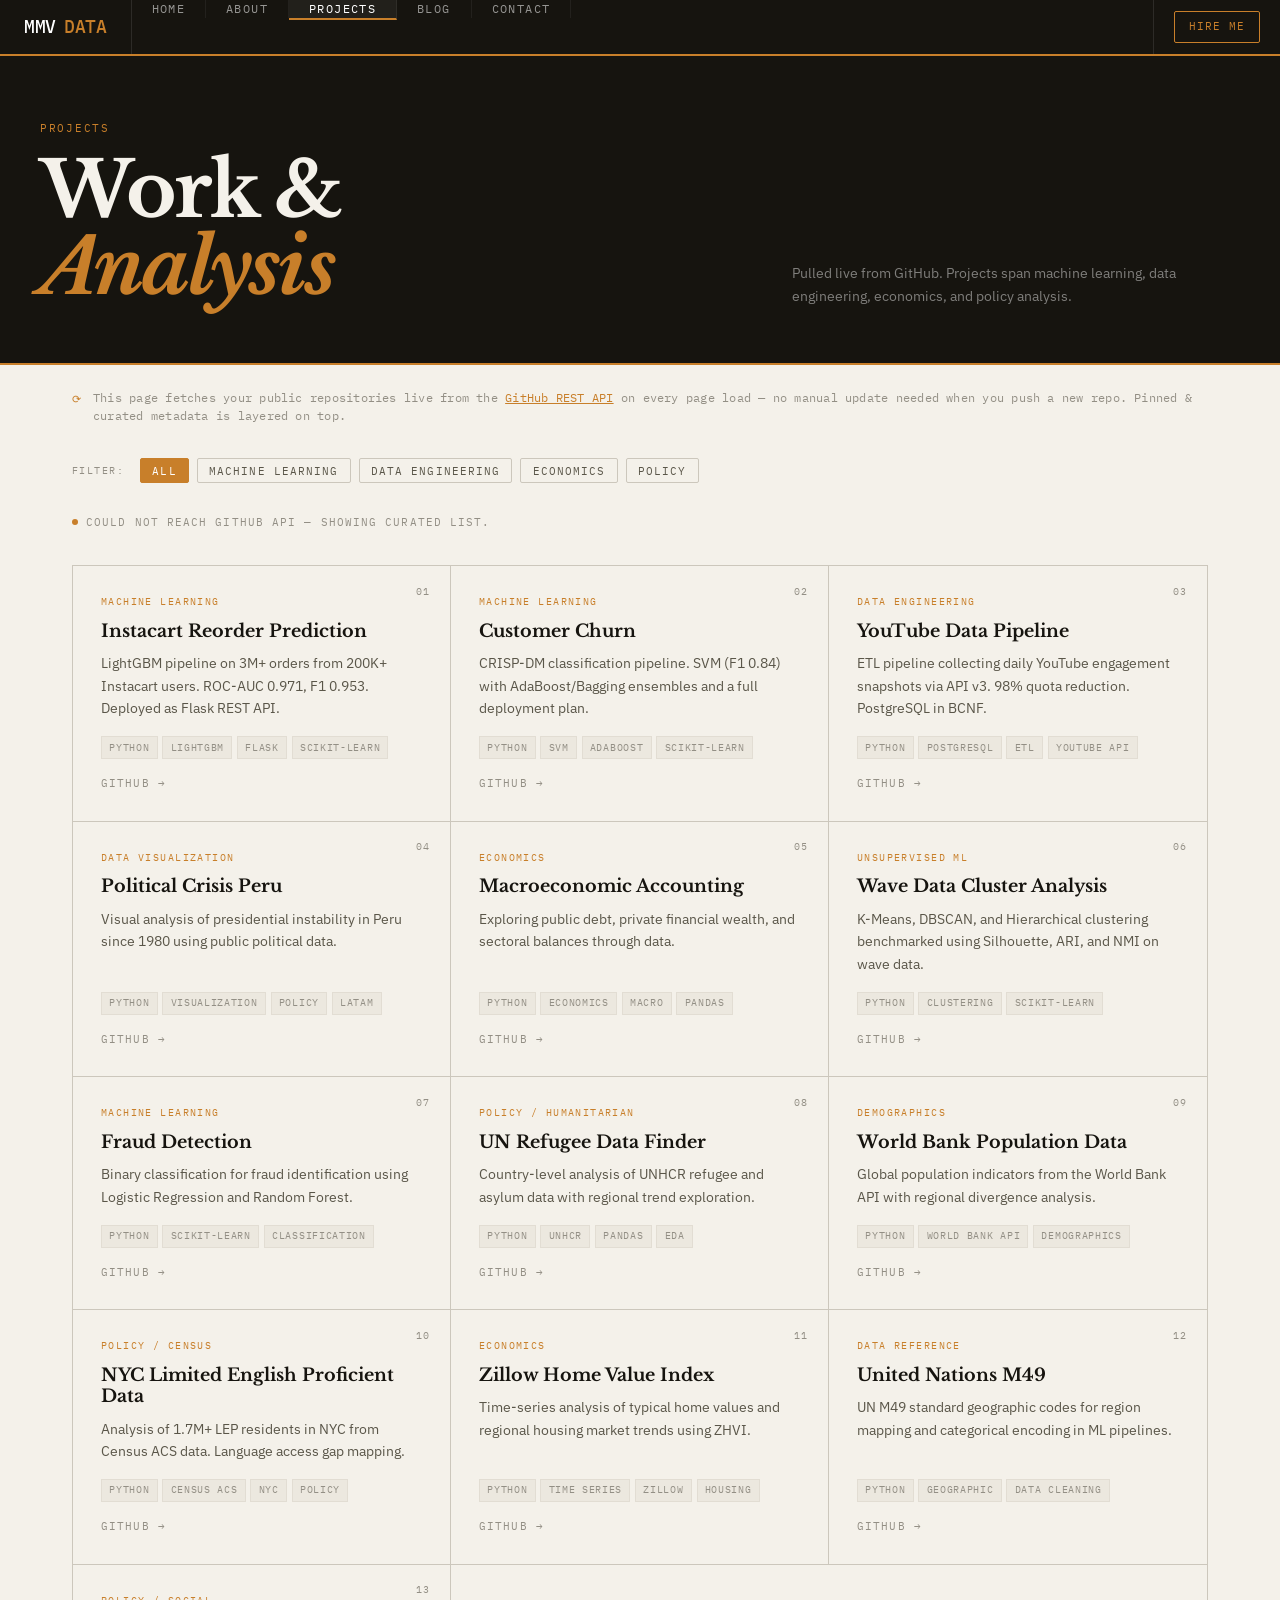
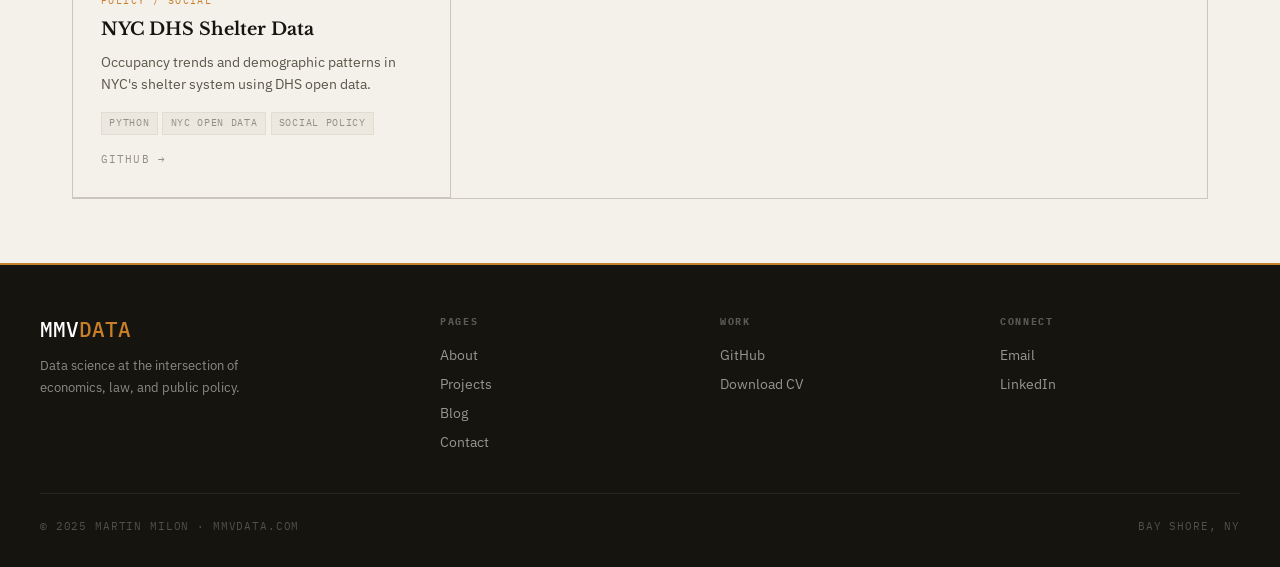
<file: projects.html>
<!DOCTYPE html>
<html lang="en">
<head>
  <meta charset="UTF-8" />
  <meta name="viewport" content="width=device-width, initial-scale=1.0" />
  <title>Projects — Martin Milon</title>
  <link rel="stylesheet" href="style.css" />
  <style>
    .page-header {
      background: var(--ink);
      color: var(--cream);
      padding: 4rem 2rem 3.5rem;
      border-bottom: 2px solid var(--amber);
    }
    .page-header-inner {
      max-width: 1200px;
      margin: 0 auto;
      display: flex;
      align-items: flex-end;
      justify-content: space-between;
      flex-wrap: wrap;
      gap: 1.5rem;
    }
    .page-header .section-label-amber { display: block; margin-bottom: 1rem; }
    .page-title {
      font-family: var(--font-serif);
      font-size: clamp(2.5rem, 6vw, 5rem);
      font-weight: 700;
      line-height: 1;
      letter-spacing: -0.03em;
    }
    .page-title em { font-style: italic; color: var(--amber); }
    .header-sub {
      font-size: 0.9rem;
      color: rgba(255,255,255,0.45);
      max-width: 28rem;
      line-height: 1.6;
    }

    /* FILTER BAR */
    .filter-bar {
      max-width: 1200px;
      margin: 2rem auto 0;
      padding: 0 2rem;
      display: flex;
      align-items: center;
      gap: 0.5rem;
      flex-wrap: wrap;
    }
    .filter-label {
      font-family: var(--font-mono);
      font-size: 0.65rem;
      text-transform: uppercase;
      letter-spacing: 0.14em;
      color: var(--ink-4);
      margin-right: 0.5rem;
    }
    .filter-btn {
      font-family: var(--font-mono);
      font-size: 0.68rem;
      text-transform: uppercase;
      letter-spacing: 0.1em;
      background: none;
      border: 1px solid var(--rule);
      color: var(--ink-3);
      padding: 0.3rem 0.7rem;
      border-radius: 2px;
      cursor: pointer;
      transition: all 0.15s;
    }
    .filter-btn:hover,
    .filter-btn.active {
      background: var(--ink);
      border-color: var(--ink);
      color: var(--cream);
    }
    .filter-btn.active { background: var(--amber); border-color: var(--amber); color: #fff; }

    /* GITHUB STATUS */
    .github-status {
      max-width: 1200px;
      margin: 1.5rem auto 0;
      padding: 0 2rem;
    }
    .gh-badge {
      display: inline-flex;
      align-items: center;
      gap: 0.5rem;
      font-family: var(--font-mono);
      font-size: 0.68rem;
      text-transform: uppercase;
      letter-spacing: 0.1em;
      color: var(--ink-4);
    }
    .gh-dot { width: 6px; height: 6px; border-radius: 50%; background: var(--amber); }

    /* PROJECT GRID */
    .projects-main {
      max-width: 1200px;
      margin: 2rem auto 4rem;
      padding: 0 2rem;
    }

    .projects-grid {
      display: grid;
      grid-template-columns: repeat(3, 1fr);
      gap: 0;
      border: 1px solid var(--rule);
    }
    @media (max-width: 900px) { .projects-grid { grid-template-columns: repeat(2, 1fr); } }
    @media (max-width: 540px) { .projects-grid { grid-template-columns: 1fr; } }

    .proj-card {
      display: flex;
      flex-direction: column;
      padding: 1.75rem;
      border-right: 1px solid var(--rule);
      border-bottom: 1px solid var(--rule);
      text-decoration: none;
      color: inherit;
      transition: background 0.15s;
      position: relative;
    }
    .proj-card:hover { background: var(--amber-lt); }
    .proj-card[data-hidden="true"] { display: none; }
    /* border cleanup */
    .projects-grid .proj-card:nth-child(3n) { border-right: none; }
    @media (max-width: 900px) {
      .projects-grid .proj-card:nth-child(3n) { border-right: 1px solid var(--rule); }
      .projects-grid .proj-card:nth-child(2n) { border-right: none; }
    }
    @media (max-width: 540px) {
      .projects-grid .proj-card { border-right: none !important; }
    }

    .proj-num {
      font-family: var(--font-mono);
      font-size: 0.6rem;
      letter-spacing: 0.1em;
      color: var(--ink-4);
      position: absolute;
      top: 1.1rem;
      right: 1.25rem;
    }
    .proj-type {
      font-family: var(--font-mono);
      font-size: 0.63rem;
      text-transform: uppercase;
      letter-spacing: 0.14em;
      color: var(--amber);
      margin-bottom: 0.65rem;
    }
    .proj-title {
      font-family: var(--font-serif);
      font-size: 1.1rem;
      font-weight: 700;
      line-height: 1.2;
      color: var(--ink);
      margin-bottom: 0.65rem;
    }
    .proj-desc {
      font-size: 0.86rem;
      color: var(--ink-3);
      line-height: 1.65;
      flex: 1;
      margin-bottom: 1rem;
    }
    .proj-tags {
      display: flex;
      flex-wrap: wrap;
      gap: 0.3rem;
      margin-bottom: 1rem;
    }
    .proj-tag {
      font-family: var(--font-mono);
      font-size: 0.62rem;
      text-transform: uppercase;
      letter-spacing: 0.07em;
      color: var(--ink-4);
      border: 1px solid var(--cream-3);
      padding: 0.15rem 0.45rem;
      background: var(--cream-2);
    }
    .proj-link {
      font-family: var(--font-mono);
      font-size: 0.7rem;
      text-transform: uppercase;
      letter-spacing: 0.1em;
      color: var(--ink-4);
      margin-top: auto;
      transition: color 0.15s, letter-spacing 0.2s;
    }
    .proj-card:hover .proj-link { color: var(--amber); letter-spacing: 0.16em; }

    /* Loading state */
    .loading-row {
      grid-column: 1 / -1;
      padding: 3rem;
      text-align: center;
      font-family: var(--font-mono);
      font-size: 0.75rem;
      letter-spacing: 0.1em;
      color: var(--ink-4);
      text-transform: uppercase;
    }

    /* AUTO NOTE */
    .auto-note {
      max-width: 1200px;
      margin: 1.5rem auto 0;
      padding: 0 2rem;
      display: flex;
      align-items: flex-start;
      gap: 0.75rem;
    }
    .auto-note-icon {
      font-family: var(--font-mono);
      font-size: 0.7rem;
      color: var(--amber);
      flex-shrink: 0;
      padding-top: 0.1rem;
    }
    .auto-note p {
      font-family: var(--font-mono);
      font-size: 0.72rem;
      color: var(--ink-4);
      line-height: 1.6;
      letter-spacing: 0.02em;
    }
    .auto-note a { color: var(--amber); }
  </style>
</head>
<body>

  <nav class="site-nav">
    <a href="index.html" class="nav-logo">
      <span class="nav-logo-mmv">MMV</span><span class="nav-logo-data">DATA</span>
    </a>
    <ul class="nav-links">
      <li><a href="index.html">Home</a></li>
      <li><a href="about.html">About</a></li>
      <li><a href="projects.html" class="active">Projects</a></li>
      <li><a href="blog.html">Blog</a></li>
      <li><a href="contact.html">Contact</a></li>
    </ul>
    <div class="nav-right">
      <a href="contact.html" class="nav-cta">Hire me</a>
    </div>
    <button class="burger" id="burger" aria-label="Menu"><span></span><span></span><span></span></button>
    <nav class="mobile-nav" id="mobileNav">
      <a href="index.html">Home</a>
      <a href="about.html">About</a>
      <a href="projects.html">Projects</a>
      <a href="blog.html">Blog</a>
      <a href="contact.html">Contact</a>
    </nav>
  </nav>

  <div class="page-header">
    <div class="page-header-inner">
      <div>
        <span class="section-label-amber">Projects</span>
        <h1 class="page-title">Work &<br><em>Analysis</em></h1>
      </div>
      <p class="header-sub">Pulled live from GitHub. Projects span machine learning, data engineering, economics, and policy analysis.</p>
    </div>
  </div>

  <!-- GitHub auto note -->
  <div class="auto-note">
    <span class="auto-note-icon">⟳</span>
    <p>
      This page fetches your public repositories live from the
      <a href="https://docs.github.com/en/rest/repos/repos" target="_blank">GitHub REST API</a>
      on every page load — no manual update needed when you push a new repo.
      Pinned &amp; curated metadata is layered on top.
    </p>
  </div>

  <!-- Filter bar -->
  <div class="filter-bar">
    <span class="filter-label">Filter:</span>
    <button class="filter-btn active" data-filter="all">All</button>
    <button class="filter-btn" data-filter="ml">Machine Learning</button>
    <button class="filter-btn" data-filter="de">Data Engineering</button>
    <button class="filter-btn" data-filter="econ">Economics</button>
    <button class="filter-btn" data-filter="policy">Policy</button>
  </div>

  <!-- GitHub status -->
  <div class="github-status">
    <span class="gh-badge"><span class="gh-dot"></span> <span id="ghStatus">Loading repos from GitHub…</span></span>
  </div>

  <div class="projects-main">
    <div class="projects-grid" id="projectsGrid">
      <div class="loading-row">Fetching from github.com/martinmmv …</div>
    </div>
  </div>

  <footer class="site-footer">
    <div class="footer-inner">
      <div class="footer-brand">
        <span class="f-logo">MMV<span>DATA</span></span>
        <p>Data science at the intersection of economics, law, and public policy.</p>
      </div>
      <div class="footer-col">
        <h4>Pages</h4>
        <a href="about.html">About</a>
        <a href="projects.html">Projects</a>
        <a href="blog.html">Blog</a>
        <a href="contact.html">Contact</a>
      </div>
      <div class="footer-col">
        <h4>Work</h4>
        <a href="https://github.com/martinmmv" target="_blank">GitHub</a>
        <a href="cv_martin_milon.pdf" download>Download CV</a>
      </div>
      <div class="footer-col">
        <h4>Connect</h4>
        <a href="mailto:martinmilonvelarde@gmail.com">Email</a>
        <a href="https://www.linkedin.com/in/martin-milon/" target="_blank">LinkedIn</a>
      </div>
    </div>
    <div class="footer-base">
      <span>© 2025 Martin Milon · mmvdata.com</span>
      <span>Bay Shore, NY</span>
    </div>
  </footer>

  <script src="script.js"></script>
  <script>
  /* -------------------------------------------------------
     AUTO-FETCH PROJECTS FROM GITHUB API
     No manual update needed — push a repo and it appears.
     Curated metadata layered on top for richer display.
  ------------------------------------------------------- */

  // Curated metadata keyed by repo name
  const META = {
    'Instacart-Reorder-Prediction': {
      type: 'Machine Learning', filter: 'ml',
      desc: 'LightGBM pipeline on 3M+ orders from 200K+ Instacart users. ROC-AUC 0.971, F1 0.953. Deployed as Flask REST API.',
      tags: ['Python','LightGBM','Flask','scikit-learn'],
    },
    'Customer-Churn': {
      type: 'Machine Learning', filter: 'ml',
      desc: 'CRISP-DM classification pipeline. SVM (F1 0.84) with AdaBoost/Bagging ensembles and a full deployment plan.',
      tags: ['Python','SVM','AdaBoost','scikit-learn'],
    },
    'YouTube-Data-Pipeline': {
      type: 'Data Engineering', filter: 'de',
      desc: 'ETL pipeline collecting daily YouTube engagement snapshots via API v3. 98% quota reduction. PostgreSQL in BCNF.',
      tags: ['Python','PostgreSQL','ETL','YouTube API'],
    },
    'Political-Crisis-Peru': {
      type: 'Data Visualization', filter: 'policy',
      desc: 'Visual analysis of presidential instability in Peru since 1980 using public political data.',
      tags: ['Python','Visualization','Policy','LatAm'],
    },
    'Macroeconomic-Accounting': {
      type: 'Economics', filter: 'econ',
      desc: 'Exploring public debt, private financial wealth, and sectoral balances through data.',
      tags: ['Python','Economics','Macro','Pandas'],
    },
    'Wave-Data-Cluster-Analysis': {
      type: 'Unsupervised ML', filter: 'ml',
      desc: 'K-Means, DBSCAN, and Hierarchical clustering benchmarked using Silhouette, ARI, and NMI on wave data.',
      tags: ['Python','Clustering','scikit-learn'],
    },
    'Fraud-Detection': {
      type: 'Machine Learning', filter: 'ml',
      desc: 'Binary classification for fraud identification using Logistic Regression and Random Forest.',
      tags: ['Python','scikit-learn','Classification'],
    },
    'UN-Refugee-Data-Finder': {
      type: 'Policy / Humanitarian', filter: 'policy',
      desc: 'Country-level analysis of UNHCR refugee and asylum data with regional trend exploration.',
      tags: ['Python','UNHCR','Pandas','EDA'],
    },
    'World-Bank-Population-Data': {
      type: 'Demographics', filter: 'policy',
      desc: 'Global population indicators from the World Bank API with regional divergence analysis.',
      tags: ['Python','World Bank API','Demographics'],
    },
    'NYC-Limited-English-Proficient-Data': {
      type: 'Policy / Census', filter: 'policy',
      desc: 'Analysis of 1.7M+ LEP residents in NYC from Census ACS data. Language access gap mapping.',
      tags: ['Python','Census ACS','NYC','Policy'],
    },
    'Zillow-Home-Value-Index': {
      type: 'Economics', filter: 'econ',
      desc: 'Time-series analysis of typical home values and regional housing market trends using ZHVI.',
      tags: ['Python','Time Series','Zillow','Housing'],
    },
    'United-Nations-M49': {
      type: 'Data Reference', filter: 'policy',
      desc: 'UN M49 standard geographic codes for region mapping and categorical encoding in ML pipelines.',
      tags: ['Python','Geographic','Data Cleaning'],
    },
    'NYC-DHS-Shelter-Data': {
      type: 'Policy / Social', filter: 'policy',
      desc: 'Occupancy trends and demographic patterns in NYC\'s shelter system using DHS open data.',
      tags: ['Python','NYC Open Data','Social Policy'],
    },
  };

  const SKIP = ['martinmmv']; // skip README/profile repo

  async function loadProjects() {
    const grid = document.getElementById('projectsGrid');
    const statusEl = document.getElementById('ghStatus');

    try {
      const res = await fetch('https://api.github.com/users/martinmmv/repos?sort=updated&per_page=30');
      if (!res.ok) throw new Error('GitHub API error');
      const repos = await res.json();

      const filtered = repos.filter(r => !SKIP.includes(r.name) && !r.fork);
      statusEl.textContent = `${filtered.length} public repositories · github.com/martinmmv`;

      grid.innerHTML = '';
      filtered.forEach((repo, i) => {
        const m = META[repo.name] || {};
        const type   = m.type  || 'Project';
        const filter = m.filter || 'all';
        const desc   = m.desc  || repo.description || 'View on GitHub for details.';
        const tags   = m.tags  || (repo.language ? [repo.language] : []);
        const num    = String(i + 1).padStart(2, '0');

        const card = document.createElement('a');
        card.href   = repo.html_url;
        card.target = '_blank';
        card.rel    = 'noopener';
        card.className = 'proj-card reveal';
        card.style.setProperty('--d', `${i * 0.04}s`);
        card.dataset.filter = filter;

        card.innerHTML = `
          <span class="proj-num">${num}</span>
          <span class="proj-type">${type}</span>
          <span class="proj-title">${repo.name.replaceAll('-', ' ')}</span>
          <p class="proj-desc">${desc}</p>
          <div class="proj-tags">${tags.map(t => `<span class="proj-tag">${t}</span>`).join('')}</div>
          <span class="proj-link">GitHub →</span>
        `;
        grid.appendChild(card);
      });

      // Re-run scroll observer for new cards
      initReveal();

    } catch (e) {
      statusEl.textContent = 'Could not reach GitHub API — showing curated list.';
      loadFallback(grid);
    }
  }

  function loadFallback(grid) {
    grid.innerHTML = '';
    const fallback = Object.entries(META);
    fallback.forEach(([name, m], i) => {
      const card = document.createElement('a');
      card.href   = `https://github.com/martinmmv/${name}`;
      card.target = '_blank';
      card.rel    = 'noopener';
      card.className = 'proj-card reveal';
      card.style.setProperty('--d', `${i * 0.04}s`);
      card.dataset.filter = m.filter;
      card.innerHTML = `
        <span class="proj-num">${String(i+1).padStart(2,'0')}</span>
        <span class="proj-type">${m.type}</span>
        <span class="proj-title">${name.replaceAll('-',' ')}</span>
        <p class="proj-desc">${m.desc}</p>
        <div class="proj-tags">${m.tags.map(t => `<span class="proj-tag">${t}</span>`).join('')}</div>
        <span class="proj-link">GitHub →</span>
      `;
      grid.appendChild(card);
    });
    initReveal();
  }

  // FILTER
  document.querySelectorAll('.filter-btn').forEach(btn => {
    btn.addEventListener('click', () => {
      document.querySelectorAll('.filter-btn').forEach(b => b.classList.remove('active'));
      btn.classList.add('active');
      const f = btn.dataset.filter;
      document.querySelectorAll('.proj-card').forEach(card => {
        const match = f === 'all' || card.dataset.filter === f;
        card.style.display = match ? '' : 'none';
      });
    });
  });

  loadProjects();
  </script>
</body>
</html>
</file>
<file: style.css>
/* =========================================
   MMV DATA — style.css
   Aesthetic: Warm Brutalist Editorial
   Palette: cream / near-black / amber
========================================= */

@import url('https://fonts.googleapis.com/css2?family=Libre+Baskerville:ital,wght@0,400;0,700;1,400&family=IBM+Plex+Mono:wght@300;400;500&family=IBM+Plex+Sans:ital,wght@0,300;0,400;0,500;1,300;1,400&display=swap');

/* ---- RESET ---- */
*, *::before, *::after { box-sizing: border-box; margin: 0; padding: 0; }
html { scroll-behavior: smooth; font-size: 16px; }

/* ---- TOKENS ---- */
:root {
  --cream:    #f4f1ea;
  --cream-2:  #ece8df;
  --cream-3:  #e2ddd3;
  --ink:      #16140f;
  --ink-2:    #2e2b24;
  --ink-3:    #5a5649;
  --ink-4:    #938f85;
  --amber:    #c87f2a;
  --amber-dk: #9e6221;
  --amber-lt: #f5e6cf;
  --rule:     #ccc7bc;

  --font-serif: 'Libre Baskerville', Georgia, serif;
  --font-mono:  'IBM Plex Mono', 'Fira Code', monospace;
  --font-sans:  'IBM Plex Sans', system-ui, sans-serif;

  --ease: cubic-bezier(0.25, 0, 0, 1);
  --nav-h: 56px;
}

body {
  background: var(--cream);
  color: var(--ink);
  font-family: var(--font-sans);
  line-height: 1.6;
  overflow-x: hidden;
}

/* ---- SELECTION ---- */
::selection { background: var(--amber); color: #fff; }

/* =========================================
   NAV
========================================= */
.site-nav {
  position: sticky;
  top: 0;
  z-index: 80;
  height: var(--nav-h);
  background: var(--ink);
  display: flex;
  align-items: stretch;
  border-bottom: 2px solid var(--amber);
}

.nav-logo {
  display: flex;
  align-items: center;
  padding: 0 1.5rem;
  border-right: 1px solid rgba(255,255,255,0.1);
  text-decoration: none;
  gap: 0.5rem;
  flex-shrink: 0;
}
.nav-logo-mmv {
  font-family: var(--font-mono);
  font-size: 1.1rem;
  font-weight: 500;
  color: #fff;
  letter-spacing: -0.02em;
}
.nav-logo-data {
  font-family: var(--font-mono);
  font-size: 1.1rem;
  font-weight: 500;
  color: var(--amber);
  letter-spacing: -0.02em;
}

.nav-links {
  display: flex;
  align-items: stretch;
  list-style: none;
  flex: 1;
}
.nav-links a {
  display: flex;
  align-items: center;
  padding: 0 1.25rem;
  font-family: var(--font-mono);
  font-size: 0.72rem;
  text-transform: uppercase;
  letter-spacing: 0.12em;
  color: rgba(255,255,255,0.55);
  text-decoration: none;
  border-right: 1px solid rgba(255,255,255,0.06);
  transition: color 0.15s, background 0.15s;
}
.nav-links a:hover,
.nav-links a.active { color: #fff; background: rgba(255,255,255,0.05); }
.nav-links a.active { border-bottom: 2px solid var(--amber); margin-bottom: -2px; }

.nav-right {
  display: flex;
  align-items: center;
  padding: 0 1.25rem;
  gap: 0.75rem;
  border-left: 1px solid rgba(255,255,255,0.1);
  margin-left: auto;
}
.nav-cta {
  font-family: var(--font-mono);
  font-size: 0.7rem;
  text-transform: uppercase;
  letter-spacing: 0.1em;
  color: var(--amber);
  border: 1px solid var(--amber);
  padding: 0.35rem 0.85rem;
  border-radius: 2px;
  text-decoration: none;
  transition: background 0.15s, color 0.15s;
}
.nav-cta:hover { background: var(--amber); color: #fff; }

.burger {
  display: none;
  flex-direction: column;
  gap: 5px;
  background: none;
  border: none;
  cursor: pointer;
  padding: 0.5rem;
}
.burger span {
  display: block;
  width: 18px; height: 1.5px;
  background: rgba(255,255,255,0.7);
  transition: transform 0.25s, opacity 0.2s;
}
.burger.open span:nth-child(1) { transform: translateY(6.5px) rotate(45deg); }
.burger.open span:nth-child(2) { opacity: 0; }
.burger.open span:nth-child(3) { transform: translateY(-6.5px) rotate(-45deg); }

.mobile-nav {
  display: none;
  position: absolute;
  top: var(--nav-h);
  left: 0; right: 0;
  background: var(--ink-2);
  border-bottom: 2px solid var(--amber);
  z-index: 79;
  flex-direction: column;
}
.mobile-nav.open { display: flex; }
.mobile-nav a {
  padding: 1rem 1.5rem;
  font-family: var(--font-mono);
  font-size: 0.82rem;
  text-transform: uppercase;
  letter-spacing: 0.1em;
  color: rgba(255,255,255,0.7);
  text-decoration: none;
  border-bottom: 1px solid rgba(255,255,255,0.06);
}
.mobile-nav a:hover { color: var(--amber); }

@media (max-width: 768px) {
  .nav-links, .nav-right { display: none; }
  .burger { display: flex; margin-left: auto; margin-right: 1rem; }
}

/* =========================================
   RULE UTILITY
========================================= */
.h-rule { width: 100%; height: 1px; background: var(--rule); }
.section-label {
  font-family: var(--font-mono);
  font-size: 0.68rem;
  text-transform: uppercase;
  letter-spacing: 0.16em;
  color: var(--ink-4);
}
.section-label-amber {
  font-family: var(--font-mono);
  font-size: 0.68rem;
  text-transform: uppercase;
  letter-spacing: 0.16em;
  color: var(--amber);
}

/* =========================================
   BUTTONS
========================================= */
.btn {
  display: inline-flex;
  align-items: center;
  gap: 0.5rem;
  font-family: var(--font-mono);
  font-size: 0.74rem;
  text-transform: uppercase;
  letter-spacing: 0.1em;
  text-decoration: none;
  border-radius: 2px;
  padding: 0.65rem 1.2rem;
  cursor: pointer;
  transition: background 0.15s, color 0.15s, border-color 0.15s;
  border: 1.5px solid transparent;
}
.btn-solid {
  background: var(--ink);
  color: var(--cream);
  border-color: var(--ink);
}
.btn-solid:hover { background: var(--amber); border-color: var(--amber); }

.btn-outline {
  background: transparent;
  color: var(--ink);
  border-color: var(--rule);
}
.btn-outline:hover { border-color: var(--ink); }

.btn-amber {
  background: var(--amber);
  color: #fff;
  border-color: var(--amber);
}
.btn-amber:hover { background: var(--amber-dk); border-color: var(--amber-dk); }

/* =========================================
   SCROLL REVEAL
========================================= */
.reveal {
  opacity: 0;
  transform: translateY(20px);
  transition: opacity 0.6s var(--ease), transform 0.6s var(--ease);
  transition-delay: var(--d, 0s);
}
.reveal.visible { opacity: 1; transform: none; }

/* =========================================
   FOOTER
========================================= */
.site-footer {
  background: var(--ink);
  color: rgba(255,255,255,0.5);
  border-top: 2px solid var(--amber);
  padding: 3rem 2rem 2rem;
}
.footer-inner {
  max-width: 1200px;
  margin: 0 auto;
  display: grid;
  grid-template-columns: 1.5fr repeat(3, 1fr);
  gap: 2.5rem;
}
@media (max-width: 768px) {
  .footer-inner { grid-template-columns: 1fr 1fr; }
}
@media (max-width: 480px) {
  .footer-inner { grid-template-columns: 1fr; }
}
.footer-brand .f-logo {
  font-family: var(--font-mono);
  font-size: 1.3rem;
  font-weight: 500;
  color: #fff;
  display: block;
  margin-bottom: 0.6rem;
}
.footer-brand .f-logo span { color: var(--amber); }
.footer-brand p {
  font-size: 0.84rem;
  line-height: 1.6;
  max-width: 220px;
}
.footer-col h4 {
  font-family: var(--font-mono);
  font-size: 0.65rem;
  text-transform: uppercase;
  letter-spacing: 0.16em;
  color: rgba(255,255,255,0.3);
  margin-bottom: 1rem;
}
.footer-col a {
  display: block;
  font-size: 0.85rem;
  color: rgba(255,255,255,0.55);
  text-decoration: none;
  margin-bottom: 0.45rem;
  transition: color 0.15s;
}
.footer-col a:hover { color: var(--amber); }
.footer-base {
  max-width: 1200px;
  margin: 2rem auto 0;
  padding-top: 1.5rem;
  border-top: 1px solid rgba(255,255,255,0.08);
  display: flex;
  justify-content: space-between;
  flex-wrap: wrap;
  gap: 0.5rem;
  font-family: var(--font-mono);
  font-size: 0.67rem;
  letter-spacing: 0.08em;
  color: rgba(255,255,255,0.25);
  text-transform: uppercase;
}
</file>
